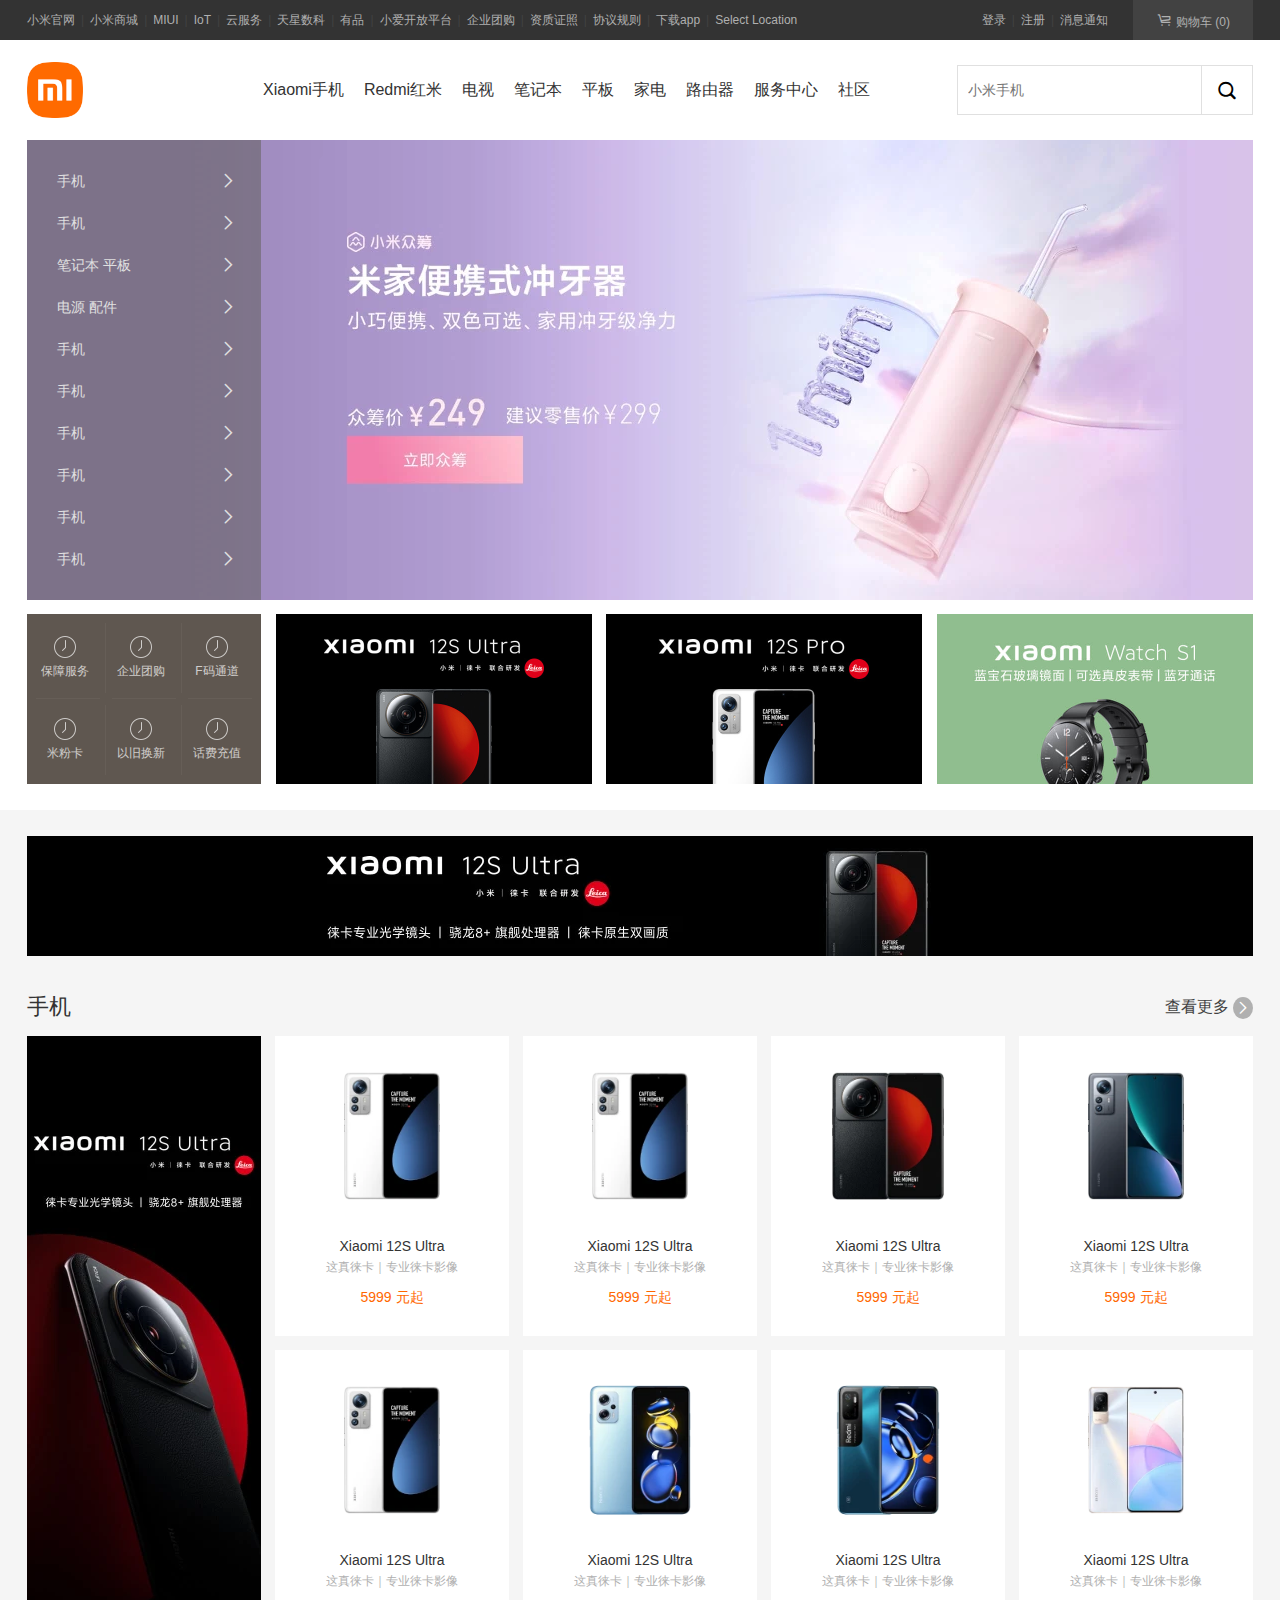
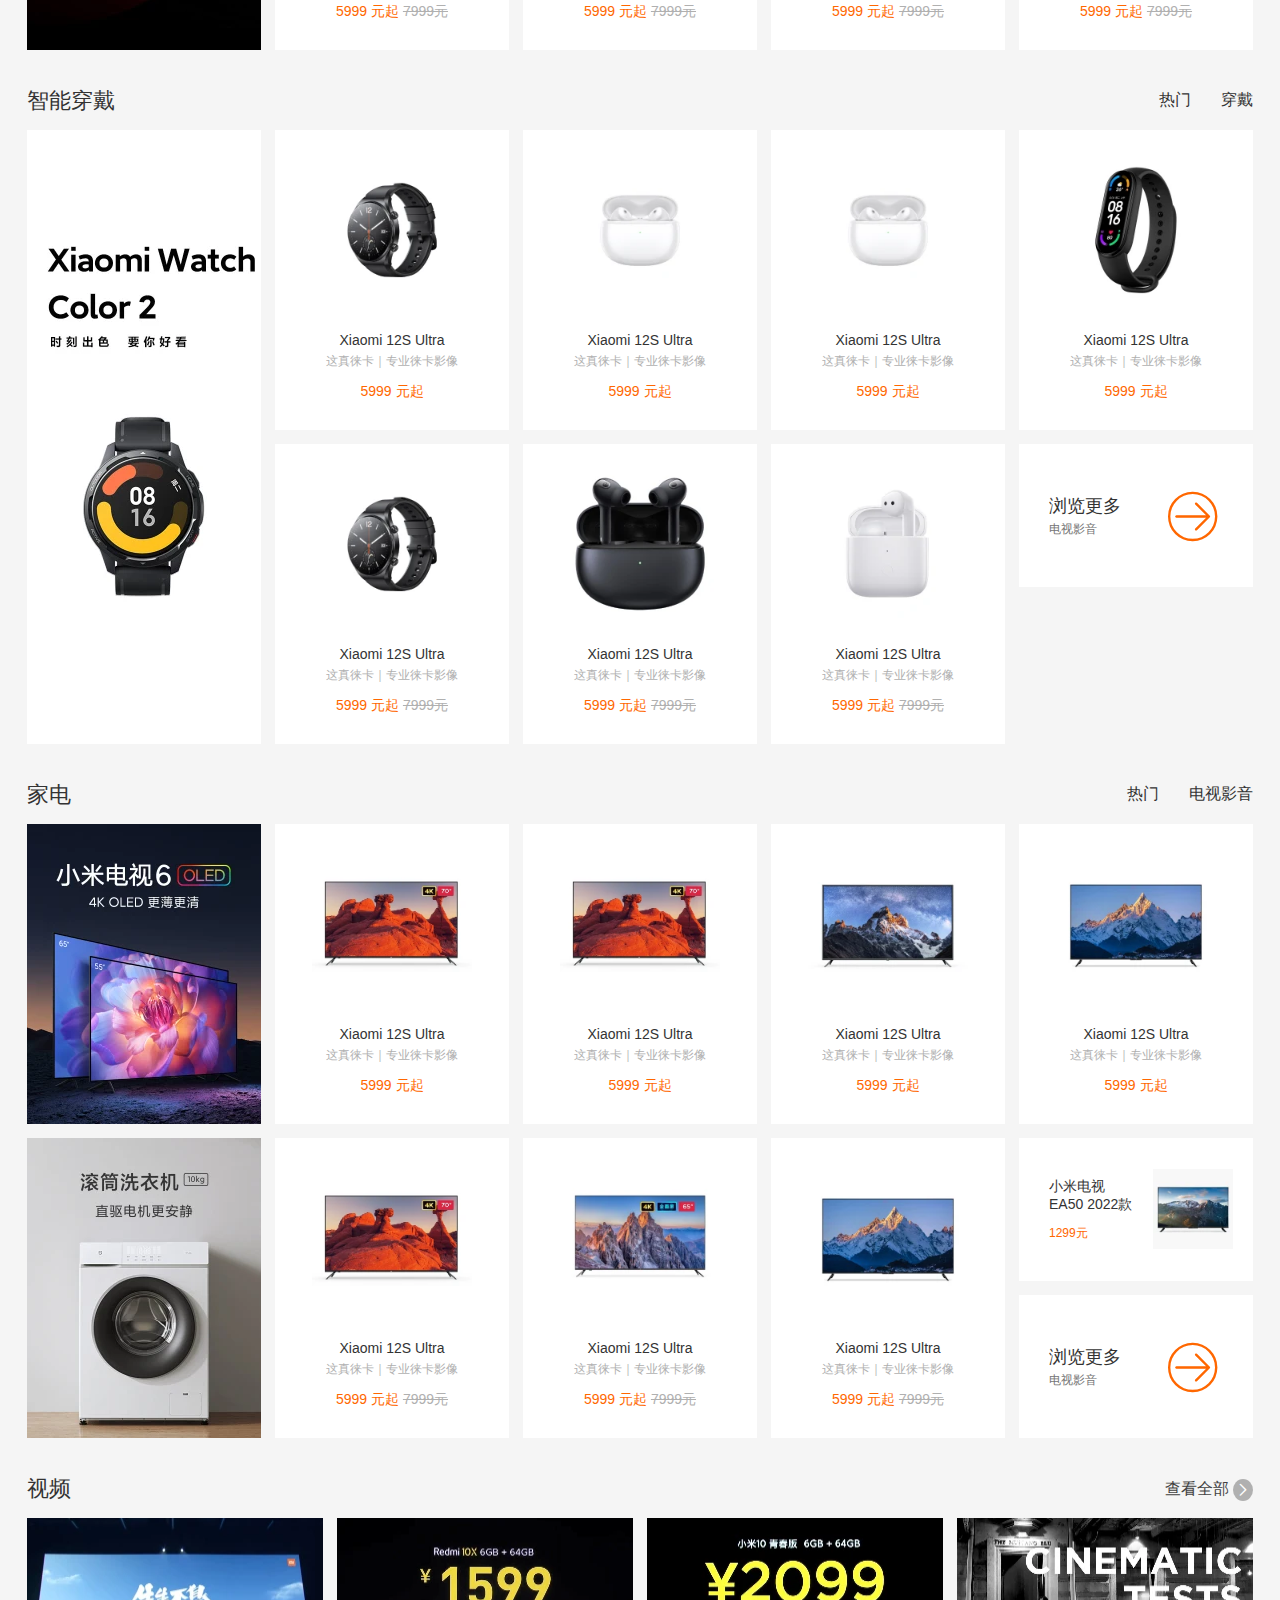
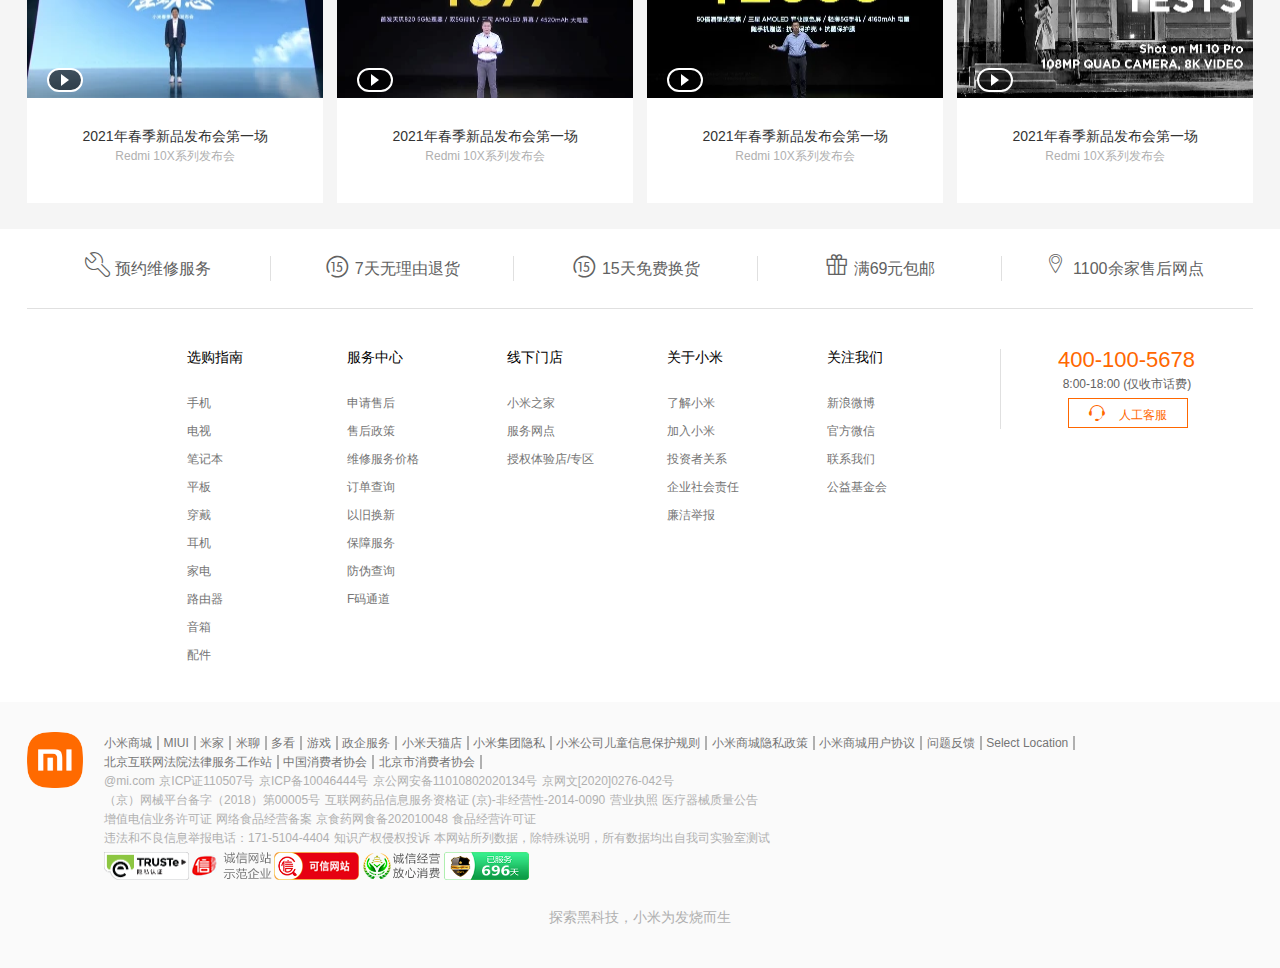
<file: index.html>
<!DOCTYPE html>
<html lang="en">

<head>
  <meta charset="UTF-8">
  <meta http-equiv="X-UA-Compatible" content="IE=edge">
  <meta name="viewport" content="width=device-width, initial-scale=1.0">
  <title>小米商城</title>
  <!-- 引入标题图标 -->
  <link rel="icon" href="images/favicon.ico">
  <!-- 引入所有元素的重置样式 -->
  <link rel="stylesheet" href="css/reset.css">
  <!-- 引入图标样式 -->
  <link rel="stylesheet" href="css/iconfont.css">
  <!-- 引入自定义样式 -->
  <link rel="stylesheet" href="css/mi.css">

</head>

<body>
  <!-- 一层一层写结构：从上到下，从外到内  -->
  <!-- 1.头部开始 -->
  <div class="header">
    <div class="wrap">
      <!-- 左侧部分 -->
      <ul class="header-left">
        <li><a href="#">小米官网</a><span>|</span></li>
        <li><a href="#">小米商城</a><span>|</span></li>
        <li><a href="#">MIUI</a><span>|</span></li>
        <li><a href="#">IoT</a><span>|</span></li>
        <li><a href="#">云服务</a><span>|</span></li>
        <li><a href="#">天星数科</a><span>|</span></li>
        <li><a href="#">有品</a><span>|</span></li>
        <li><a href="#">小爱开放平台</a><span>|</span></li>
        <li><a href="#">企业团购</a><span>|</span></li>
        <li><a href="#">资质证照</a><span>|</span></li>
        <li><a href="#">协议规则</a><span>|</span></li>
        <li id="down">
          <a href="#">下载app</a><span>|</span>
          <div id="sanjiao"></div>
          <div class="download">
            <img src="images/download.png" alt="">
            <p>小米商城APP</p>
          </div>
        </li>
        <li><a href="#">Select Location</a></li>
      </ul>
      <!-- 右侧部分 -->
      <ul class="header-right">
        <li><a href="#">登录</a><span>|</span></li>
        <li><a href="#">注册</a><span>|</span></li>
        <li><a href="#">消息通知</a></li>
        <li class="cart">
          <a href="#">
            <i class="iconfont">&#xe653;</i>购物车 (0)
          </a>
          <div class="cart-list">
            购物车中还没有商品，赶紧选购吧！
          </div>
        </li>
      </ul>
    </div>

  </div>
  <!-- 头部结束 -->

  <!-- 2.导航开始 -->
  <div class="nav">
    <div class="wrap">
      <div class="nav-logo">
        <a href="#">
          <img src="images/logo1.png" alt="">
        </a>
      </div>
      <div class="nav-bar">
        <ul>
          <li>
            <a href="#">Xiaomi手机</a>
            <div class="nav-bar-list">
              <div class="wrap">
                <ul>
                  <li>
                    <a href="#">
                      <!-- 使用div的目的是为了给图片添加边框 -->
                      <div class="nav-img-box">
                        <img src="./images/nav-list.png" alt="">
                      </div>
                      <p>Xiaomi Civi</p>
                      <p class="price">2299元起</p>
                    </a>
                  </li>
                  <li>
                    <a href="#">
                      <!-- 使用div的目的是为了给图片添加边框 -->
                      <div class="nav-img-box">
                        <img src="./images/nav-list.png" alt="">
                      </div>
                      <p>Xiaomi Civi</p>
                      <p class="price">2299元起</p>
                    </a>
                  </li>
                  <li>
                    <a href="#">
                      <!-- 使用div的目的是为了给图片添加边框 -->
                      <div class="nav-img-box">
                        <img src="./images/nav-list.png" alt="">
                      </div>
                      <p>Xiaomi Civi</p>
                      <p class="price">2299元起</p>

                    </a>
                  </li>
                  <li>
                    <a href="#">
                      <!-- 使用div的目的是为了给图片添加边框 -->
                      <div class="nav-img-box">
                        <img src="./images/nav-list.png" alt="">
                      </div>
                      <p>Xiaomi Civi</p>
                      <p class="price">2299元起</p>

                    </a>
                  </li>
                  <li>
                    <a href="#">
                      <!-- 使用div的目的是为了给图片添加边框 -->
                      <div class="nav-img-box">
                        <img src="./images/nav-list.png" alt="">
                      </div>
                      <p>Xiaomi Civi</p>
                      <p class="price">2299元起</p>

                    </a>
                  </li>
                  <li class="li-last">
                    <a href="#">
                      <!-- 使用div的目的是为了给图片添加边框 -->
                      <div class="nav-img-box">
                        <img src="./images/nav-list.png" alt="">
                      </div>
                      <p>Xiaomi Civi</p>
                      <p class="price">2299元起</p>

                    </a>
                  </li>
                </ul>
              </div>
            </div>
          </li>
          <li><a href="#">Redmi红米</a></li>
          <li><a href="#">电视</a></li>
          <li><a href="#">笔记本</a></li>
          <li><a href="#">平板</a></li>
          <li><a href="#">家电</a></li>
          <li><a href="#">路由器</a></li>
          <li><a href="#">服务中心</a></li>
          <li><a href="#">社区</a></li>
        </ul>
      </div>
      <div class="nav-search">
        <input type="text" placeholder="小米手机">
        <button type="button" class="iconfont">&#xe63d;</button>
        <div class="search-list">
          <a href="#">小米手机</a>
          <a href="#">小米手机</a>
          <a href="#">小米手机</a>
          <a href="#">小米手机</a>
          <a href="#">小米手机</a>
          <a href="#">小米手机</a>
          <a href="#">小米手机</a>
          <a href="#">小米手机</a>
        </div>
      </div>

    </div>

  </div>
  <!-- 导航结束 -->

  <!-- 3.banner开始 -->
  <div class="banner">
    <div class="wrap">
      <div class="banner-box">
        <div class="slide">
          <ul>

            <!-- 第一个三级 -->
            <li>
              <a href="#">手机</a>
              <i class="iconfont">&#xe616;</i>
              <div class="slide-list">
                <ul>
                  <!-- 一个ul里面存储多个小li -->
                  <li>
                    <a href="#">
                      <img src="./images/banner-list1.png" alt="">
                      <span>Xiaomi 12S</span>
                    </a>
                  </li>
                  <li>
                    <a href="#">
                      <img src="./images/banner-list1.png" alt="">
                      <span>Xiaomi 12S</span>
                    </a>
                  </li>
                  <li>
                    <a href="#">
                      <img src="./images/banner-list1.png" alt="">
                      <span>Xiaomi 12S</span>
                    </a>
                  </li>
                  <li>
                    <a href="#">
                      <img src="./images/banner-list1.png" alt="">
                      <span>Xiaomi 12S</span>
                    </a>
                  </li>
                  <li>
                    <a href="#">
                      <img src="./images/banner-list1.png" alt="">
                      <span>Xiaomi 12S</span>
                    </a>
                  </li>
                  <li>
                    <a href="#">
                      <img src="./images/banner-list1.png" alt="">
                      <span>Xiaomi 12S</span>
                    </a>
                  </li>
                </ul>
                <ul>
                  <!-- 一个ul里面存储多个小li -->
                  <li>
                    <a href="#">
                      <img src="./images/banner-list1.png" alt="">
                      <span>Xiaomi 12S</span>
                    </a>
                  </li>
                  <li>
                    <a href="#">
                      <img src="./images/banner-list1.png" alt="">
                      <span>Xiaomi 12S</span>
                    </a>
                  </li>
                  <li>
                    <a href="#">
                      <img src="./images/banner-list1.png" alt="">
                      <span>Xiaomi 12S</span>
                    </a>
                  </li>
                  <li>
                    <a href="#">
                      <img src="./images/banner-list1.png" alt="">
                      <span>Xiaomi 12S</span>
                    </a>
                  </li>
                  <li>
                    <a href="#">
                      <img src="./images/banner-list1.png" alt="">
                      <span>Xiaomi 12S</span>
                    </a>
                  </li>
                  <li>
                    <a href="#">
                      <img src="./images/banner-list1.png" alt="">
                      <span>Xiaomi 12S</span>
                    </a>
                  </li>
                </ul>
                <ul>
                  <!-- 一个ul里面存储多个小li -->
                  <li>
                    <a href="#">
                      <img src="./images/banner-list1.png" alt="">
                      <span>Xiaomi 12S</span>
                    </a>
                  </li>
                  <li>
                    <a href="#">
                      <img src="./images/banner-list1.png" alt="">
                      <span>Xiaomi 12S</span>
                    </a>
                  </li>
                  <li>
                    <a href="#">
                      <img src="./images/banner-list1.png" alt="">
                      <span>Xiaomi 12S</span>
                    </a>
                  </li>
                  <li>
                    <a href="#">
                      <img src="./images/banner-list1.png" alt="">
                      <span>Xiaomi 12S</span>
                    </a>
                  </li>
                  <li>
                    <a href="#">
                      <img src="./images/banner-list1.png" alt="">
                      <span>Xiaomi 12S</span>
                    </a>
                  </li>
                  <li>
                    <a href="#">
                      <img src="./images/banner-list1.png" alt="">
                      <span>Xiaomi 12S</span>
                    </a>
                  </li>
                </ul>
                <ul>
                  <!-- 一个ul里面存储多个小li -->
                  <li>
                    <a href="#">
                      <img src="./images/banner-list1.png" alt="">
                      <span>Xiaomi 12S</span>
                    </a>
                  </li>
                  <li>
                    <a href="#">
                      <img src="./images/banner-list1.png" alt="">
                      <span>Xiaomi 12S</span>
                    </a>
                  </li>
                  <li>
                    <a href="#">
                      <img src="./images/banner-list1.png" alt="">
                      <span>Xiaomi 12S</span>
                    </a>
                  </li>
                  <li>
                    <a href="#">
                      <img src="./images/banner-list1.png" alt="">
                      <span>Xiaomi 12S</span>
                    </a>
                  </li>
                  <li>
                    <a href="#">
                      <img src="./images/banner-list1.png" alt="">
                      <span>Xiaomi 12S</span>
                    </a>
                  </li>
                  <li>
                    <a href="#">
                      <img src="./images/banner-list1.png" alt="">
                      <span>Xiaomi 12S</span>
                    </a>
                  </li>
                </ul>
              </div>
            </li>

            <!-- 第二个三级 -->
            <li>
              <a href="#">手机</a><i class="iconfont">&#xe616;</i>
              <div class="slide-list">
                <ul>
                  <!-- 一个ul里面存储多个小li -->
                  <li>
                    <a href="#">
                      <img src="./images/banner-list2.png" alt="">
                      <span>Redmi X65 2022款</span>
                    </a>
                  </li>
                  <li>
                    <a href="#">
                      <img src="./images/banner-list2.png" alt="">
                      <span>Redmi X65 2022款</span>
                    </a>
                  </li>
                  <li>
                    <a href="#">
                      <img src="./images/banner-list2.png" alt="">
                      <span>Redmi X65 2022款</span>
                    </a>
                  </li>
                  <li>
                    <a href="#">
                      <img src="./images/banner-list2.png" alt="">
                      <span>Redmi X65 2022款</span>
                    </a>
                  </li>
                  <li>
                    <a href="#">
                      <img src="./images/banner-list2.png" alt="">
                      <span>Redmi X65 2022款</span>
                    </a>
                  </li>
                  <li>
                    <a href="#">
                      <img src="./images/banner-list2.png" alt="">
                      <span>Redmi X65 2022款</span>
                    </a>
                  </li>
                </ul>
                <ul>
                  <!-- 一个ul里面存储多个小li -->
                  <li>
                    <a href="#">
                      <img src="./images/banner-list2.png" alt="">
                      <span>Redmi X65 2022款</span>
                    </a>
                  </li>
                  <li>
                    <a href="#">
                      <img src="./images/banner-list2.png" alt="">
                      <span>Redmi X65 2022款</span>
                    </a>
                  </li>
                  <li>
                    <a href="#">
                      <img src="./images/banner-list2.png" alt="">
                      <span>Redmi X65 2022款</span>
                    </a>
                  </li>
                  <li>
                    <a href="#">
                      <img src="./images/banner-list2.png" alt="">
                      <span>Redmi X65 2022款</span>
                    </a>
                  </li>
                  <li>
                    <a href="#">
                      <img src="./images/banner-list2.png" alt="">
                      <span>Redmi X65 2022款</span>
                    </a>
                  </li>
                  <li>
                    <a href="#">
                      <img src="./images/banner-list2.png" alt="">
                      <span>Redmi X65 2022款</span>
                    </a>
                  </li>
                </ul>
                <ul>
                  <!-- 一个ul里面存储多个小li -->
                  <li>
                    <a href="#">
                      <img src="./images/banner-list2.png" alt="">
                      <span>Redmi X65 2022款</span>
                    </a>
                  </li>
                  <li>
                    <a href="#">
                      <img src="./images/banner-list2.png" alt="">
                      <span>Redmi X65 2022款</span>
                    </a>
                  </li>
                  <li>
                    <a href="#">
                      <img src="./images/banner-list2.png" alt="">
                      <span>Redmi X65 2022款</span>
                    </a>
                  </li>
                  <li>
                    <a href="#">
                      <img src="./images/banner-list2.png" alt="">
                      <span>Redmi X65 2022款</span>
                    </a>
                  </li>
                  <li>
                    <a href="#">
                      <img src="./images/banner-list2.png" alt="">
                      <span>Redmi X65 2022款</span>
                    </a>
                  </li>
                  <li>
                    <a href="#">
                      <img src="./images/banner-list2.png" alt="">
                      <span>Redmi X65 2022款</span>
                    </a>
                  </li>
                </ul>
                <ul>
                  <!-- 一个ul里面存储多个小li -->
                  <li>
                    <a href="#">
                      <img src="./images/banner-list2.png" alt="">
                      <span>Redmi X65 2022款</span>
                    </a>
                  </li>
                  <li>
                    <a href="#">
                      <img src="./images/banner-list2.png" alt="">
                      <span>Redmi X65 2022款</span>
                    </a>
                  </li>
                  <li>
                    <a href="#">
                      <img src="./images/banner-list2.png" alt="">
                      <span>Redmi X65 2022款</span>
                    </a>
                  </li>
                  <li>
                    <a href="#">
                      <img src="./images/banner-list2.png" alt="">
                      <span>Redmi X65 2022款</span>
                    </a>
                  </li>
                  <li>
                    <a href="#">
                      <img src="./images/banner-list2.png" alt="">
                      <span>Redmi X65 2022款</span>
                    </a>
                  </li>
                  <li>
                    <a href="#">
                      <img src="./images/banner-list2.png" alt="">
                      <span>Redmi X65 2022款</span>
                    </a>
                  </li>
                </ul>
              </div>
            </li>

            <!-- 第三个三级：右侧list中只有三个li，通过slide-list3控制 -->
            <li>
              <a href="#">笔记本 平板</a><i class="iconfont">&#xe616;</i>
              <div class="slide-list slide-list3">
                <ul>
                  <!-- 一个ul里面存储多个小li -->
                  <li>
                    <a href="#">
                      <img src="./images/banner-list2.png" alt="">
                      <span>Redmi X65 2022款</span>
                    </a>
                  </li>
                  <li>
                    <a href="#">
                      <img src="./images/banner-list2.png" alt="">
                      <span>Redmi X65 2022款</span>
                    </a>
                  </li>
                  <li>
                    <a href="#">
                      <img src="./images/banner-list2.png" alt="">
                      <span>Redmi X65 2022款</span>
                    </a>
                  </li>
                  <li>
                    <a href="#">
                      <img src="./images/banner-list2.png" alt="">
                      <span>Redmi X65 2022款</span>
                    </a>
                  </li>
                  <li>
                    <a href="#">
                      <img src="./images/banner-list2.png" alt="">
                      <span>Redmi X65 2022款</span>
                    </a>
                  </li>
                  <li>
                    <a href="#">
                      <img src="./images/banner-list2.png" alt="">
                      <span>Redmi X65 2022款</span>
                    </a>
                  </li>
                </ul>
                <ul>
                  <!-- 一个ul里面存储多个小li -->
                  <li>
                    <a href="#">
                      <img src="./images/banner-list2.png" alt="">
                      <span>Redmi X65 2022款</span>
                    </a>
                  </li>
                  <li>
                    <a href="#">
                      <img src="./images/banner-list2.png" alt="">
                      <span>Redmi X65 2022款</span>
                    </a>
                  </li>
                  <li>
                    <a href="#">
                      <img src="./images/banner-list2.png" alt="">
                      <span>Redmi X65 2022款</span>
                    </a>
                  </li>
                  <li>
                    <a href="#">
                      <img src="./images/banner-list2.png" alt="">
                      <span>Redmi X65 2022款</span>
                    </a>
                  </li>
                  <li>
                    <a href="#">
                      <img src="./images/banner-list2.png" alt="">
                      <span>Redmi X65 2022款</span>
                    </a>
                  </li>
                  <li>
                    <a href="#">
                      <img src="./images/banner-list2.png" alt="">
                      <span>Redmi X65 2022款</span>
                    </a>
                  </li>
                </ul>
                <ul>
                  <!-- 一个ul里面存储多个小li -->
                  <li>
                    <a href="#">
                      <img src="./images/banner-list2.png" alt="">
                      <span>Redmi X65 2022款</span>
                    </a>
                  </li>
                  <li>
                    <a href="#">
                      <img src="./images/banner-list2.png" alt="">
                      <span>Redmi X65 2022款</span>
                    </a>
                  </li>
                  <li>
                    <a href="#">
                      <img src="./images/banner-list2.png" alt="">
                      <span>Redmi X65 2022款</span>
                    </a>
                  </li>
                </ul>
              </div>
            </li>
            <!-- 第四个三级：右侧list中只有两个个li ，通过slide-list2控制-->
            <li>
              <a href="#">电源 配件</a><i class="iconfont">&#xe616;</i>
              <div class="slide-list slide-list2">
                <ul>
                  <!-- 一个ul里面存储多个小li -->
                  <li>
                    <a href="#">
                      <img src="./images/banner-list2.png" alt="">
                      <span>Redmi X65 2022款</span>
                    </a>
                  </li>
                  <li>
                    <a href="#">
                      <img src="./images/banner-list2.png" alt="">
                      <span>Redmi X65 2022款</span>
                    </a>
                  </li>
                  <li>
                    <a href="#">
                      <img src="./images/banner-list2.png" alt="">
                      <span>Redmi X65 2022款</span>
                    </a>
                  </li>
                  <li>
                    <a href="#">
                      <img src="./images/banner-list2.png" alt="">
                      <span>Redmi X65 2022款</span>
                    </a>
                  </li>
                  <li>
                    <a href="#">
                      <img src="./images/banner-list2.png" alt="">
                      <span>Redmi X65 2022款</span>
                    </a>
                  </li>
                  <li>
                    <a href="#">
                      <img src="./images/banner-list2.png" alt="">
                      <span>Redmi X65 2022款</span>
                    </a>
                  </li>
                </ul>
                <ul>
                  <!-- 一个ul里面存储多个小li -->
                  <li>
                    <a href="#">
                      <img src="./images/banner-list2.png" alt="">
                      <span>Redmi X65 2022款</span>
                    </a>
                  </li>
                  <li>
                    <a href="#">
                      <img src="./images/banner-list2.png" alt="">
                      <span>Redmi X65 2022款</span>
                    </a>
                  </li>
                </ul>
              </div>
            </li>
            <li><a href="#">手机</a><i class="iconfont">&#xe616;</i></li>
            <li><a href="#">手机</a><i class="iconfont">&#xe616;</i></li>
            <li><a href="#">手机</a><i class="iconfont">&#xe616;</i></li>
            <li><a href="#">手机</a><i class="iconfont">&#xe616;</i></li>
            <li><a href="#">手机</a><i class="iconfont">&#xe616;</i></li>
            <li><a href="#">手机</a><i class="iconfont">&#xe616;</i></li>
          </ul>
        </div>

      </div>
    </div>
  </div>
  <!-- banner结束 -->

  <!-- 4.ad开始 -->
  <div class="ad">
    <div class="wrap">
      <div class="ad-box">
        <div class="ad-aside">
          <li class="row col">
            <a href="#">
              <img src="./images/aside1.png" alt="">
              <p>保障服务</p>
            </a>
          </li>
          <li class="row col">
            <a href="#">
              <img src="./images/aside1.png" alt="">
              <p>企业团购</p>
            </a>
          </li>
          <li class="row">
            <a href="#">
              <img src="./images/aside1.png" alt="">
              <p>F码通道</p>
            </a>
          </li>
          <li class="col">
            <a href="#">
              <img src="./images/aside1.png" alt="">
              <p>米粉卡</p>
            </a>
          </li>
          <li class="col">
            <a href="#">
              <img src="./images/aside1.png" alt="">
              <p>以旧换新</p>
              </p>
            </a>
          </li>
          <li>
            <a href="#">
              <img src="./images/aside1.png" alt="">
              <p>话费充值</p>
            </a>
          </li>
        </div>
        <div class="ad-img">
          <a href="#">
            <img src="./images/ad-img1.jpg" alt="">
          </a>
        </div>
        <div class="ad-img">
          <a href="#">
            <img src="./images/ad-img2.jpg" alt="">
          </a>
        </div>
        <div class="ad-img">
          <a href="#">
            <img src="./images/ad-img3.jpg" alt="">
          </a>
        </div>
      </div>

    </div>
  </div>
  <!-- ad结束 -->


  <!-- 5.主体开始 -->
  <div class="container">
    <div class="wrap">

      <!-- 5.1手机开始 -->
      <div class="phone">
        <div class="home-banner-box">
          <a href="#">
            <img src="./images/banner-ad1.png" alt="">
          </a>
        </div>
        <h2 class="home-banner-title">
          手机
          <a href="#" class="more">查看更多
            <i class="iconfont">&#xe658;</i>
          </a>
        </h2>
        <div class="phone-box">
          <!-- 左边大盒子 -->
          <div class="phone-box-aside">
            <a href="#">
              <img src="./images/phone-aside.png" alt="">
            </a>
          </div>
          <!-- 右边商品区域 -->
          <div class="box-list">
            <a href="#" class="goods-img">
              <img src="./images/phone-list1.png" alt="">
              <h3>Xiaomi 12S Ultra</h3>
              <p class="name">这真徕卡｜专业徕卡影像</p>
              <p class="price">
                <span>5999</span>
                <span>元起</span>
              </p>
            </a>
            <a href="#" class="goods-img">
              <img src="./images/phone-list1.png" alt="">
              <h3>Xiaomi 12S Ultra</h3>
              <p class="name">这真徕卡｜专业徕卡影像</p>
              <p class="price">
                <span>5999</span>
                <span>元起</span>
              </p>
            </a>
            <a href="#" class="goods-img">
              <img src="./images/phone-list2.png" alt="">
              <h3>Xiaomi 12S Ultra</h3>
              <p class="name">这真徕卡｜专业徕卡影像</p>
              <p class="price">
                <span>5999</span>
                <span>元起</span>
              </p>
            </a>
            <a href="#" class="goods-img">
              <img src="./images/phone-list4.png" alt="">
              <h3>Xiaomi 12S Ultra</h3>
              <p class="name">这真徕卡｜专业徕卡影像</p>
              <p class="price">
                <span>5999</span>
                <span>元起</span>
              </p>
            </a>
            <a href="#" class="goods-img">
              <img src="./images/phone-list1.png" alt="">
              <h3>Xiaomi 12S Ultra</h3>
              <p class="name">这真徕卡｜专业徕卡影像</p>
              <p class="price">
                <span>5999</span>
                <span>元起 </span>
                <span class="drop"> 7999元</span>
              </p>
            </a>
            <a href="#" class="goods-img">
              <img src="./images/phone-list5.png" alt="">
              <h3>Xiaomi 12S Ultra</h3>
              <p class="name">这真徕卡｜专业徕卡影像</p>
              <p class="price">
                <span>5999</span>
                <span>元起 </span>
                <span class="drop"> 7999元</span>
              </p>
            </a>
            <a href="#" class="goods-img">
              <img src="./images/phone-list6.png" alt="">
              <h3>Xiaomi 12S Ultra</h3>
              <p class="name">这真徕卡｜专业徕卡影像</p>
              <p class="price">
                <span>5999</span>
                <span>元起 </span>
                <span class="drop"> 7999元</span>
              </p>
            </a>
            <a href="#" class="goods-img">
              <img src="./images/phone-list7.png" alt="">
              <h3>Xiaomi 12S Ultra</h3>
              <p class="name">这真徕卡｜专业徕卡影像</p>
              <p class="price">
                <span>5999</span>
                <span>元起 </span>
                <span class="drop"> 7999元</span>
              </p>
            </a>
          </div>
        </div>
      </div>
      <!-- 手机结束 -->

      <!-- 5.2智能穿戴开始 -->
      <div class="watch">
        <h2 class="home-banner-title">
          智能穿戴
          <ul class="tab-list">
            <li>热门
              <div class="watch1">
                <div class="box-list">
                  <a href="#" class="goods-img">
                    <img src="./images/phone-list1.png" alt="">
                    <h3>Xiaomi 12S Ultra</h3>
                    <p class="name">这真徕卡｜专业徕卡影像</p>
                    <p class="price">
                      <span>5999</span>
                      <span>元起</span>
                    </p>
                  </a>
                  <a href="#" class="goods-img">
                    <img src="./images/phone-list1.png" alt="">
                    <h3>Xiaomi 12S Ultra</h3>
                    <p class="name">这真徕卡｜专业徕卡影像</p>
                    <p class="price">
                      <span>5999</span>
                      <span>元起</span>
                    </p>
                  </a>
                  <a href="#" class="goods-img">
                    <img src="./images/phone-list2.png" alt="">
                    <h3>Xiaomi 12S Ultra</h3>
                    <p class="name">这真徕卡｜专业徕卡影像</p>
                    <p class="price">
                      <span>5999</span>
                      <span>元起</span>
                    </p>
                  </a>
                  <a href="#" class="goods-img">
                    <img src="./images/phone-list4.png" alt="">
                    <h3>Xiaomi 12S Ultra</h3>
                    <p class="name">这真徕卡｜专业徕卡影像</p>
                    <p class="price">
                      <span>5999</span>
                      <span>元起</span>
                    </p>
                  </a>
                  <a href="#" class="goods-img">
                    <img src="./images/phone-list1.png" alt="">
                    <h3>Xiaomi 12S Ultra</h3>
                    <p class="name">这真徕卡｜专业徕卡影像</p>
                    <p class="price">
                      <span>5999</span>
                      <span>元起 </span>
                      <span class="drop"> 7999元</span>
                    </p>
                  </a>
                  <a href="#" class="goods-img">
                    <img src="./images/phone-list5.png" alt="">
                    <h3>Xiaomi 12S Ultra</h3>
                    <p class="name">这真徕卡｜专业徕卡影像</p>
                    <p class="price">
                      <span>5999</span>
                      <span>元起 </span>
                      <span class="drop"> 7999元</span>
                    </p>
                  </a>
                  <a href="#" class="goods-img">
                    <img src="./images/phone-list6.png" alt="">
                    <h3>Xiaomi 12S Ultra</h3>
                    <p class="name">这真徕卡｜专业徕卡影像</p>
                    <p class="price">
                      <span>5999</span>
                      <span>元起 </span>
                      <span class="drop"> 7999元</span>
                    </p>
                  </a>
                  <a href="#" class="goods-img">
                    <img src="./images/phone-list7.png" alt="">
                    <h3>Xiaomi 12S Ultra</h3>
                    <p class="name">这真徕卡｜专业徕卡影像</p>
                    <p class="price">
                      <span>5999</span>
                      <span>元起 </span>
                      <span class="drop"> 7999元</span>
                    </p>
                  </a>
                </div>
              </div>
            </li>
            <li>穿戴
              <div class="watch2">
              </div>
            </li>
          </ul>
        </h2>
        <div class="phone-box">
          <!-- 左边大盒子 -->
          <div class="phone-box-aside">
            <a href="#">
              <img src="./images/watch-aside.png" alt="">
            </a>
          </div>
          <!-- 右边商品区域 -->
          <div class="box-list">
            <a href="#" class="goods-img">
              <img src="./images/watch-list1.png" alt="">
              <h3>Xiaomi 12S Ultra</h3>
              <p class="name">这真徕卡｜专业徕卡影像</p>
              <p class="price">
                <span>5999</span>
                <span>元起</span>
              </p>
            </a>
            <a href="#" class="goods-img">
              <img src="./images/watch-list2.png" alt="">
              <h3>Xiaomi 12S Ultra</h3>
              <p class="name">这真徕卡｜专业徕卡影像</p>
              <p class="price">
                <span>5999</span>
                <span>元起</span>
              </p>
            </a>
            <a href="#" class="goods-img">
              <img src="./images/watch-list2.png" alt="">
              <h3>Xiaomi 12S Ultra</h3>
              <p class="name">这真徕卡｜专业徕卡影像</p>
              <p class="price">
                <span>5999</span>
                <span>元起</span>
              </p>
            </a>
            <a href="#" class="goods-img">
              <img src="./images/watch-list4.png" alt="">
              <h3>Xiaomi 12S Ultra</h3>
              <p class="name">这真徕卡｜专业徕卡影像</p>
              <p class="price">
                <span>5999</span>
                <span>元起</span>
              </p>
            </a>
            <a href="#" class="goods-img">
              <img src="./images/watch-list1.png" alt="">
              <h3>Xiaomi 12S Ultra</h3>
              <p class="name">这真徕卡｜专业徕卡影像</p>
              <p class="price">
                <span>5999</span>
                <span>元起 </span>
                <span class="drop"> 7999元</span>
              </p>
            </a>
            <a href="#" class="goods-img">
              <img src="./images/watch-list5.png" alt="">
              <h3>Xiaomi 12S Ultra</h3>
              <p class="name">这真徕卡｜专业徕卡影像</p>
              <p class="price">
                <span>5999</span>
                <span>元起 </span>
                <span class="drop"> 7999元</span>
              </p>
            </a>
            <a href="#" class="goods-img">
              <img src="./images/watch-list6.png" alt="">
              <h3>Xiaomi 12S Ultra</h3>
              <p class="name">这真徕卡｜专业徕卡影像</p>
              <p class="price">
                <span>5999</span>
                <span>元起 </span>
                <span class="drop"> 7999元</span>
              </p>
            </a>
            <a href="#" class="last-list">
              <div class="box2">
                <p class="big">浏览更多</p>
                <p class="small">电视影音</p>
                <i class="iconfont">&#xe62a;</i>
              </div>
            </a>
          </div>
        </div>
      </div>

      <!-- 5.3家电部分 -->
      <div class="elc">
        <h2 class="home-banner-title">
          家电
          <ul class="tab-list">
            <li>热门</li>
            <li>电视影音</li>
          </ul>
        </h2>
        <!-- 上面手机部分加了高，没有浮动影响，这里不加高度，学习如何解决浮动 -->
        <div class="ele-box">
          <!-- 家电左边部分 -->
          <div class="ele-left">
            <a href="#">
              <img src="./images/ele-aside1.png" alt="">
            </a>
            <a href="#" class="last">
              <img src="./images/ele-aside2.png" alt="">
            </a>
          </div>
          <!-- 家电右边部分 -->
          <div class="ele-right">
            <div class="box-list">
              <a href="#" class="goods-img">
                <img src="./images/ele-list1.png" alt="">
                <h3>Xiaomi 12S Ultra</h3>
                <p class="name">这真徕卡｜专业徕卡影像</p>
                <p class="price">
                  <span>5999</span>
                  <span>元起</span>
                </p>
              </a>
              <a href="#" class="goods-img">
                <img src="./images/ele-list1.png" alt="">
                <h3>Xiaomi 12S Ultra</h3>
                <p class="name">这真徕卡｜专业徕卡影像</p>
                <p class="price">
                  <span>5999</span>
                  <span>元起</span>
                </p>
              </a>
              <a href="#" class="goods-img">
                <img src="./images/ele-list2.png" alt="">
                <h3>Xiaomi 12S Ultra</h3>
                <p class="name">这真徕卡｜专业徕卡影像</p>
                <p class="price">
                  <span>5999</span>
                  <span>元起</span>
                </p>
              </a>
              <a href="#" class="goods-img">
                <img src="./images/ele-list3.png" alt="">
                <h3>Xiaomi 12S Ultra</h3>
                <p class="name">这真徕卡｜专业徕卡影像</p>
                <p class="price">
                  <span>5999</span>
                  <span>元起</span>
                </p>
              </a>
              <a href="#" class="goods-img">
                <img src="./images/ele-list1.png" alt="">
                <h3>Xiaomi 12S Ultra</h3>
                <p class="name">这真徕卡｜专业徕卡影像</p>
                <p class="price">
                  <span>5999</span>
                  <span>元起 </span>
                  <span class="drop"> 7999元</span>
                </p>
              </a>
              <a href="#" class="goods-img">
                <img src="./images/ele-list4.png" alt="">
                <h3>Xiaomi 12S Ultra</h3>
                <p class="name">这真徕卡｜专业徕卡影像</p>
                <p class="price">
                  <span>5999</span>
                  <span>元起 </span>
                  <span class="drop"> 7999元</span>
                </p>
              </a>
              <a href="#" class="goods-img">
                <img src="./images/ele-list3.png" alt="">
                <h3>Xiaomi 12S Ultra</h3>
                <p class="name">这真徕卡｜专业徕卡影像</p>
                <p class="price">
                  <span>5999</span>
                  <span>元起 </span>
                  <span class="drop"> 7999元</span>
                </p>
              </a>
              <!-- 最后一个盒子设置 -->
              <a href="#" class="last-list">
                <img src="./images/ele-min.png" alt="">
                <div class="box1">
                  <h3>小米电视 EA50 2022款</h3>
                  <p>1299元</p>
                </div>
              </a>
              <a href="#" class="last-list">
                <div class="box2">
                  <p class="big">浏览更多</p>
                  <p class="small">电视影音</p>
                  <i class="iconfont">&#xe62a;</i>
                </div>
              </a>
            </div>
          </div>
          <div class="clear1"></div>
        </div>
      </div>

      <!-- 5.4视频开始 -->
      <div class="vedio">
        <div class="wrap">
          <h2 class="home-banner-title">
            视频
            <a href="#" class="more">查看全部
              <i class="iconfont">&#xe658;</i>
            </a>
          </h2>
          <div class="vedio-box clear">
            <ul>
              <li class="first">
                <a href="#">
                  <img src="./images/vedio1.png" alt="">
                  <p class="vedio-big">2021年春季新品发布会第一场</p>
                  <p class="vedio-small">Redmi 10X系列发布会</p>
                  <!-- 播放按钮 -->
                  <span>
                    <div class="sanjiao"></div>
                  </span>
                </a>
              </li>
              <li>
                <a href="#">
                  <img src="./images/vedio2.png" alt="">
                  <p class="vedio-big">2021年春季新品发布会第一场</p>
                  <p class="vedio-small">Redmi 10X系列发布会</p>
                  <!-- 播放按钮 -->
                  <span>
                    <div class="sanjiao"></div>
                  </span>
                </a>
              </li>
              <li>
                <a href="#">
                  <img src="./images/vedio3.png" alt="">
                  <p class="vedio-big">2021年春季新品发布会第一场</p>
                  <p class="vedio-small">Redmi 10X系列发布会</p>
                  <!-- 播放按钮 -->
                  <span>
                    <div class="sanjiao"></div>
                  </span>
                </a>
              </li>
              <li>
                <a href="#">
                  <img src="./images/vedio4.png" alt="">
                  <p class="vedio-big">2021年春季新品发布会第一场</p>
                  <p class="vedio-small">Redmi 10X系列发布会</p>
                  <!-- 播放按钮 -->
                  <span>
                    <div class="sanjiao"></div>
                  </span>
                </a>
              </li>
            </ul>
          </div>
        </div>
      </div>

    </div>
  </div>
  <!-- 主体结束 -->

  <!-- 6.footer部分 -->
  <div class="footer">
    <div class="wrap">
      <div class="footer-service">
        <li><a href="#"><em class="iconfont">&#xe629;</em>预约维修服务</a></li>
        <li><a href="#"><em class="iconfont">&#xe606;</em>7天无理由退货</a></li>
        <li><a href="#"><em class="iconfont">&#xe606;</em>15天免费换货</a></li>
        <li><a href="#"><em class="iconfont">&#xe657;</em>满69元包邮</a></li>
        <li><a href="#"><em class="iconfont">&#xe64d;</em>1100余家售后网点</a></li>
      </div>
      <div class="footer-link">
        <dl>
          <dt></dt>
        </dl>
        <dl>
          <dt>选购指南</dt>
          <dd><a href="#">手机</a></dd>
          <dd><a href="#">电视</a></dd>
          <dd><a href="#">笔记本</a></dd>
          <dd><a href="#">平板</a></dd>
          <dd><a href="#">穿戴</a></dd>
          <dd><a href="#">耳机</a></dd>
          <dd><a href="#">家电</a></dd>
          <dd><a href="#">路由器</a></dd>
          <dd><a href="#">音箱</a></dd>
          <dd><a href="#">配件</a></dd>
        </dl>
        <dl>
          <dt>服务中心</dt>
          <dd><a href="#">申请售后</a></dd>
          <dd><a href="#">售后政策</a></dd>
          <dd><a href="#">维修服务价格</a></dd>
          <dd><a href="#">订单查询</a></dd>
          <dd><a href="#">以旧换新</a></dd>
          <dd><a href="#">保障服务</a></dd>
          <dd><a href="#">防伪查询</a></dd>
          <dd><a href="#">F码通道</a></dd>
        </dl>
        <dl>
          <dt>线下门店</dt>
          <dd><a href="#">小米之家</a></dd>
          <dd><a href="#">服务网点</a></dd>
          <dd><a href="#">授权体验店/专区</a></dd>
        </dl>
        <dl>
          <dt>关于小米</dt>
          <dd><a href="#">了解小米</a></dd>
          <dd><a href="#">加入小米</a></dd>
          <dd><a href="#">投资者关系</a></dd>
          <dd><a href="#">企业社会责任</a></dd>
          <dd><a href="#">廉洁举报</a></dd>
        </dl>
        <dl>
          <dt>关注我们</dt>
          <dd><a href="#">新浪微博</a></dd>
          <dd><a href="#">官方微信</a></dd>
          <dd><a href="#">联系我们</a></dd>
          <dd><a href="#">公益基金会</a></dd>
        </dl>
        <div class="footer-container">
          <p class="tel">400-100-5678</p>
          <p class="time">8:00-18:00 (仅收市话费)</p>
          <a href="#">
            <i class="iconfont">&#xe6ab;</i>
            人工客服
          </a>
        </div>
      </div>
    </div>
  </div>

  <!-- 7.info信息 -->
  <div class="info">
    <div class="wrap">
      <div class="info-container">
        <div class="logo">
          <img src="./images/logo1.png" alt="">
        </div>
        <div class="text">
          <p>
            <a href="#">小米商城</a>
            <a href="#">MIUI</a>
            <a href="#">米家</a>
            <a href="#">米聊</a>
            <a href="#">多看</a>
            <a href="#">游戏</a>
            <a href="#">政企服务</a>
            <a href="#">小米天猫店</a>
            <a href="#">小米集团隐私</a>
            <a href="#">小米公司儿童信息保护规则</a>
            <a href="#">小米商城隐私政策</a>
            <a href="#">小米商城用户协议</a>
            <a href="#">问题反馈</a>
            <a href="#">Select Location</a>
          </p>
          <p>
            <a href="#">北京互联网法院法律服务工作站</a>
            <a href="#">中国消费者协会</a>
            <a href="#">北京市消费者协会</a>
          </p>
          <p class="text-link">
            <a href="#">@mi.com</a>
            <a href="#"> 京ICP证110507号</a>
            <a href="#">京ICP备10046444号</a>
            <a href="#">京公网安备11010802020134号</a>
            <a href="#">京网文[2020]0276-042号</a>
            <br>
            <a href="#">（京）网械平台备字（2018）第00005号</a>
            <a href="#">互联网药品信息服务资格证 (京)-非经营性-2014-0090</a>
            <a href="#">营业执照</a>
            <a href="#">医疗器械质量公告</a>
            <br>
            <a href="#">增值电信业务许可证</a>
            <a href="#">网络食品经营备案 京食药网食备202010048</a>
            <a href="#">食品经营许可证</a>
            <br>
            <a href="#">违法和不良信息举报电话：171-5104-4404 </a>
            <a href="#">知识产权侵权投诉</a>
            <a href="#"> 本网站所列数据，除特殊说明，所有数据均出自我司实验室测试</a>
          </p>
        </div>
        <div class="link">
          <img src="./images/link1.png" alt="">
          <img src="./images/link2.png" alt="">
          <img src="./images/link3.png" alt="">
          <img src="./images/link4.png" alt="">
          <img src="./images/link5.png" alt="">
        </div>
      </div>
      <div class="info-slogan">
        探索黑科技，小米为发烧而生
      </div>

    </div>
  </div>

</body>

</html>
</file>
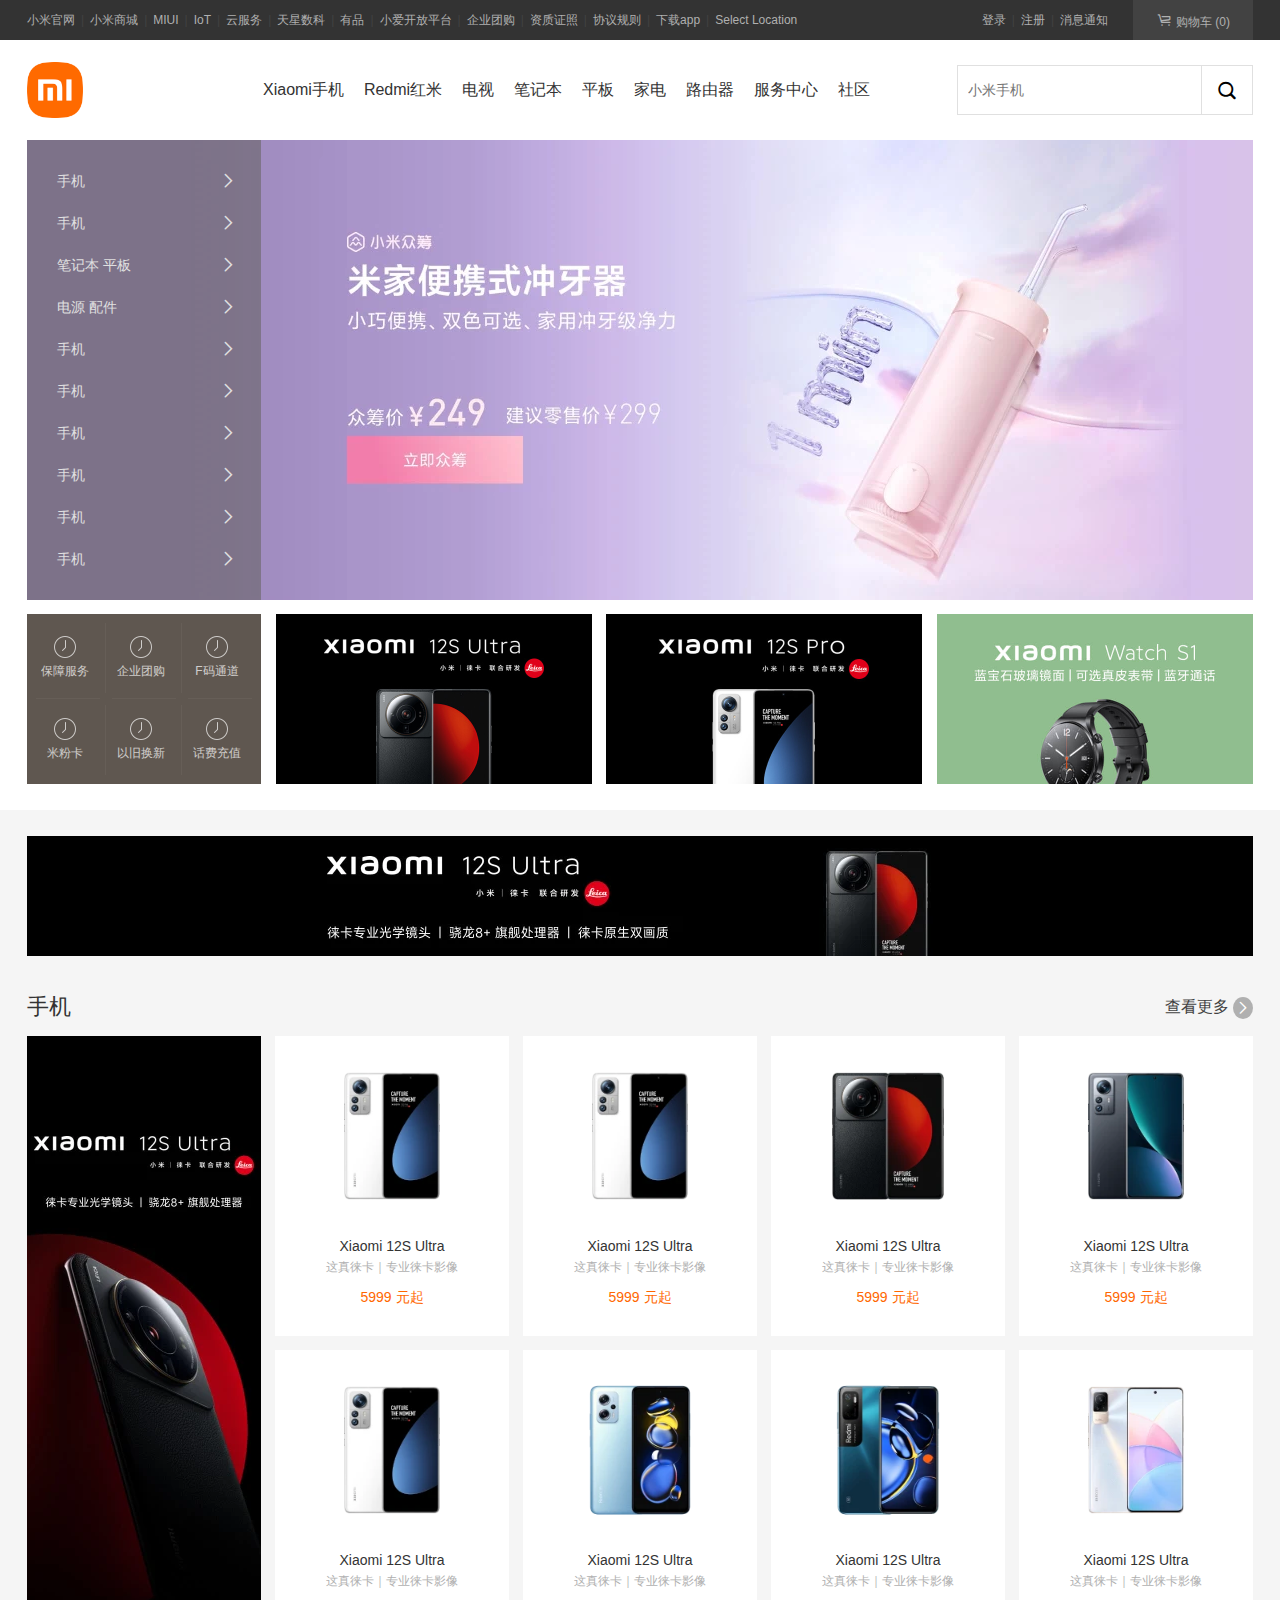
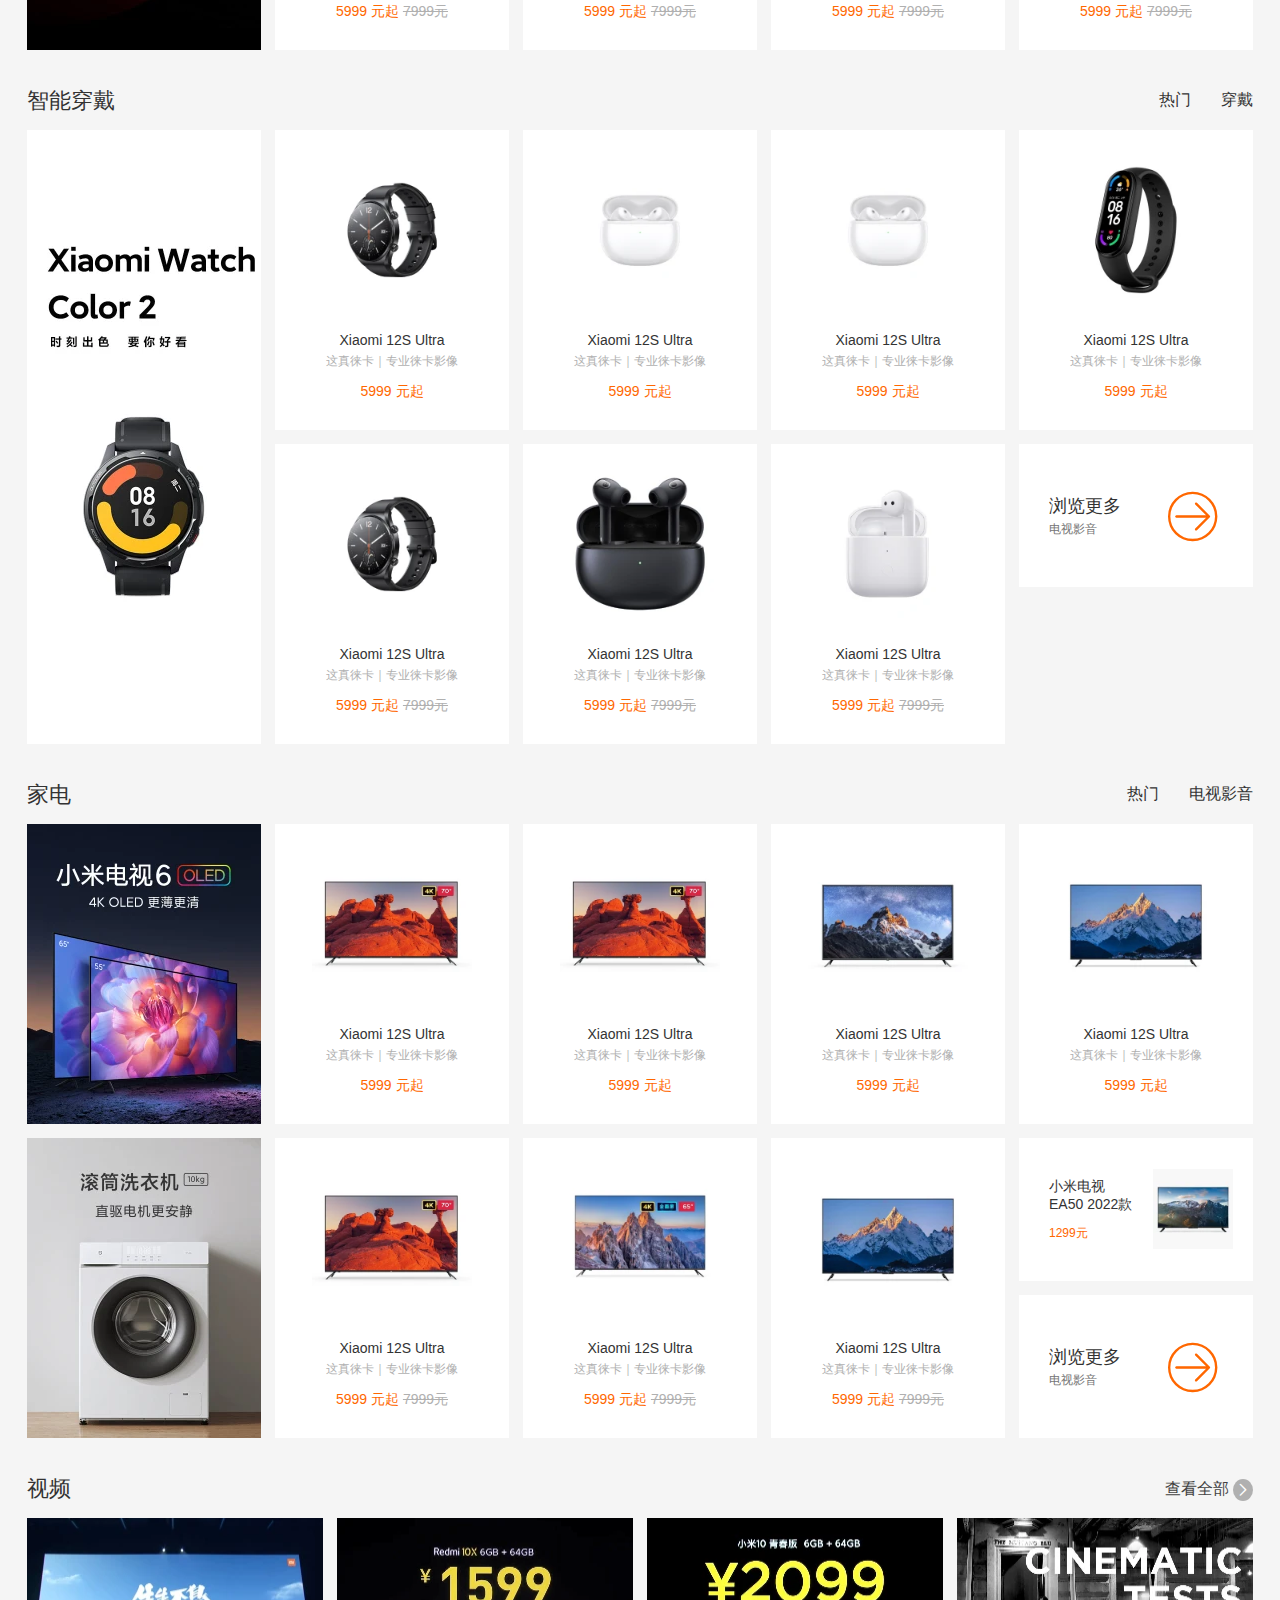
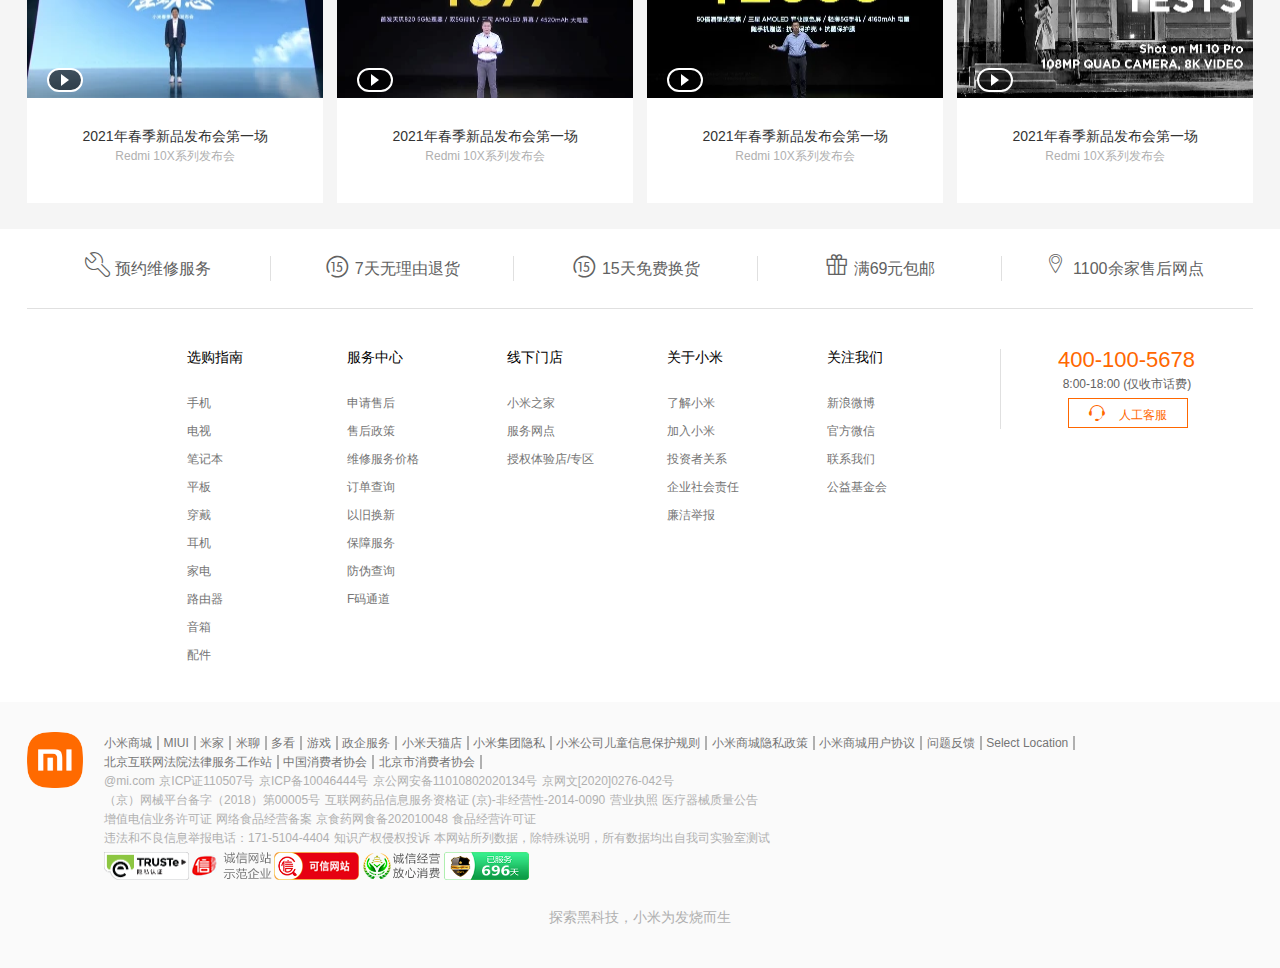
<file: index-mi.html>
<!DOCTYPE html>
<html lang="en">

<head>
  <meta charset="UTF-8">
  <meta http-equiv="X-UA-Compatible" content="IE=edge">
  <meta name="viewport" content="width=device-width, initial-scale=1.0">
  <title>小米商城</title>
  <!-- 引入标题图标 -->
  <link rel="icon" href="images/favicon.ico">
  <!-- 引入所有元素的重置样式 -->
  <link rel="stylesheet" href="css/reset.css">
  <!-- 引入图标样式 -->
  <link rel="stylesheet" href="css/iconfont.css">
  <!-- 引入自定义样式 -->
  <link rel="stylesheet" href="css/mi.css">

</head>

<body>
  <!-- 一层一层写结构：从上到下，从外到内  -->
  <!-- 1.头部开始 -->
  <div class="header">
    <div class="wrap">
      <!-- 左侧部分 -->
      <ul class="header-left">
        <li><a href="#">小米官网</a><span>|</span></li>
        <li><a href="#">小米商城</a><span>|</span></li>
        <li><a href="#">MIUI</a><span>|</span></li>
        <li><a href="#">IoT</a><span>|</span></li>
        <li><a href="#">云服务</a><span>|</span></li>
        <li><a href="#">天星数科</a><span>|</span></li>
        <li><a href="#">有品</a><span>|</span></li>
        <li><a href="#">小爱开放平台</a><span>|</span></li>
        <li><a href="#">企业团购</a><span>|</span></li>
        <li><a href="#">资质证照</a><span>|</span></li>
        <li><a href="#">协议规则</a><span>|</span></li>
        <li id="down">
          <a href="#">下载app</a><span>|</span>
          <div id="sanjiao"></div>
          <div class="download">
            <img src="images/download.png" alt="">
            <p>小米商城APP</p>
          </div>
        </li>
        <li><a href="#">Select Location</a></li>
      </ul>
      <!-- 右侧部分 -->
      <ul class="header-right">
        <li><a href="#">登录</a><span>|</span></li>
        <li><a href="#">注册</a><span>|</span></li>
        <li><a href="#">消息通知</a></li>
        <li class="cart">
          <a href="#">
            <i class="iconfont">&#xe653;</i>购物车 (0)
          </a>
          <div class="cart-list">
            购物车中还没有商品，赶紧选购吧！
          </div>
        </li>
      </ul>
    </div>

  </div>
  <!-- 头部结束 -->

  <!-- 2.导航开始 -->
  <div class="nav">
    <div class="wrap">
      <div class="nav-logo">
        <a href="#">
          <img src="images/logo1.png" alt="">
        </a>
      </div>
      <div class="nav-bar">
        <ul>
          <li>
            <a href="#">Xiaomi手机</a>
            <div class="nav-bar-list">
              <div class="wrap">
                <ul>
                  <li>
                    <a href="#">
                      <!-- 使用div的目的是为了给图片添加边框 -->
                      <div class="nav-img-box">
                        <img src="./images/nav-list.png" alt="">
                      </div>
                      <p>Xiaomi Civi</p>
                      <p class="price">2299元起</p>
                    </a>
                  </li>
                  <li>
                    <a href="#">
                      <!-- 使用div的目的是为了给图片添加边框 -->
                      <div class="nav-img-box">
                        <img src="./images/nav-list.png" alt="">
                      </div>
                      <p>Xiaomi Civi</p>
                      <p class="price">2299元起</p>
                    </a>
                  </li>
                  <li>
                    <a href="#">
                      <!-- 使用div的目的是为了给图片添加边框 -->
                      <div class="nav-img-box">
                        <img src="./images/nav-list.png" alt="">
                      </div>
                      <p>Xiaomi Civi</p>
                      <p class="price">2299元起</p>

                    </a>
                  </li>
                  <li>
                    <a href="#">
                      <!-- 使用div的目的是为了给图片添加边框 -->
                      <div class="nav-img-box">
                        <img src="./images/nav-list.png" alt="">
                      </div>
                      <p>Xiaomi Civi</p>
                      <p class="price">2299元起</p>

                    </a>
                  </li>
                  <li>
                    <a href="#">
                      <!-- 使用div的目的是为了给图片添加边框 -->
                      <div class="nav-img-box">
                        <img src="./images/nav-list.png" alt="">
                      </div>
                      <p>Xiaomi Civi</p>
                      <p class="price">2299元起</p>

                    </a>
                  </li>
                  <li class="li-last">
                    <a href="#">
                      <!-- 使用div的目的是为了给图片添加边框 -->
                      <div class="nav-img-box">
                        <img src="./images/nav-list.png" alt="">
                      </div>
                      <p>Xiaomi Civi</p>
                      <p class="price">2299元起</p>

                    </a>
                  </li>
                </ul>
              </div>
            </div>
          </li>
          <li><a href="#">Redmi红米</a></li>
          <li><a href="#">电视</a></li>
          <li><a href="#">笔记本</a></li>
          <li><a href="#">平板</a></li>
          <li><a href="#">家电</a></li>
          <li><a href="#">路由器</a></li>
          <li><a href="#">服务中心</a></li>
          <li><a href="#">社区</a></li>
        </ul>
      </div>
      <div class="nav-search">
        <input type="text" placeholder="小米手机">
        <button type="button" class="iconfont">&#xe63d;</button>
        <div class="search-list">
          <a href="#">小米手机</a>
          <a href="#">小米手机</a>
          <a href="#">小米手机</a>
          <a href="#">小米手机</a>
          <a href="#">小米手机</a>
          <a href="#">小米手机</a>
          <a href="#">小米手机</a>
          <a href="#">小米手机</a>
        </div>
      </div>

    </div>

  </div>
  <!-- 导航结束 -->

  <!-- 3.banner开始 -->
  <div class="banner">
    <div class="wrap">
      <div class="banner-box">
        <div class="slide">
          <ul>

            <!-- 第一个三级 -->
            <li>
              <a href="#">手机</a>
              <i class="iconfont">&#xe616;</i>
              <div class="slide-list">
                <ul>
                  <!-- 一个ul里面存储多个小li -->
                  <li>
                    <a href="#">
                      <img src="./images/banner-list1.png" alt="">
                      <span>Xiaomi 12S</span>
                    </a>
                  </li>
                  <li>
                    <a href="#">
                      <img src="./images/banner-list1.png" alt="">
                      <span>Xiaomi 12S</span>
                    </a>
                  </li>
                  <li>
                    <a href="#">
                      <img src="./images/banner-list1.png" alt="">
                      <span>Xiaomi 12S</span>
                    </a>
                  </li>
                  <li>
                    <a href="#">
                      <img src="./images/banner-list1.png" alt="">
                      <span>Xiaomi 12S</span>
                    </a>
                  </li>
                  <li>
                    <a href="#">
                      <img src="./images/banner-list1.png" alt="">
                      <span>Xiaomi 12S</span>
                    </a>
                  </li>
                  <li>
                    <a href="#">
                      <img src="./images/banner-list1.png" alt="">
                      <span>Xiaomi 12S</span>
                    </a>
                  </li>
                </ul>
                <ul>
                  <!-- 一个ul里面存储多个小li -->
                  <li>
                    <a href="#">
                      <img src="./images/banner-list1.png" alt="">
                      <span>Xiaomi 12S</span>
                    </a>
                  </li>
                  <li>
                    <a href="#">
                      <img src="./images/banner-list1.png" alt="">
                      <span>Xiaomi 12S</span>
                    </a>
                  </li>
                  <li>
                    <a href="#">
                      <img src="./images/banner-list1.png" alt="">
                      <span>Xiaomi 12S</span>
                    </a>
                  </li>
                  <li>
                    <a href="#">
                      <img src="./images/banner-list1.png" alt="">
                      <span>Xiaomi 12S</span>
                    </a>
                  </li>
                  <li>
                    <a href="#">
                      <img src="./images/banner-list1.png" alt="">
                      <span>Xiaomi 12S</span>
                    </a>
                  </li>
                  <li>
                    <a href="#">
                      <img src="./images/banner-list1.png" alt="">
                      <span>Xiaomi 12S</span>
                    </a>
                  </li>
                </ul>
                <ul>
                  <!-- 一个ul里面存储多个小li -->
                  <li>
                    <a href="#">
                      <img src="./images/banner-list1.png" alt="">
                      <span>Xiaomi 12S</span>
                    </a>
                  </li>
                  <li>
                    <a href="#">
                      <img src="./images/banner-list1.png" alt="">
                      <span>Xiaomi 12S</span>
                    </a>
                  </li>
                  <li>
                    <a href="#">
                      <img src="./images/banner-list1.png" alt="">
                      <span>Xiaomi 12S</span>
                    </a>
                  </li>
                  <li>
                    <a href="#">
                      <img src="./images/banner-list1.png" alt="">
                      <span>Xiaomi 12S</span>
                    </a>
                  </li>
                  <li>
                    <a href="#">
                      <img src="./images/banner-list1.png" alt="">
                      <span>Xiaomi 12S</span>
                    </a>
                  </li>
                  <li>
                    <a href="#">
                      <img src="./images/banner-list1.png" alt="">
                      <span>Xiaomi 12S</span>
                    </a>
                  </li>
                </ul>
                <ul>
                  <!-- 一个ul里面存储多个小li -->
                  <li>
                    <a href="#">
                      <img src="./images/banner-list1.png" alt="">
                      <span>Xiaomi 12S</span>
                    </a>
                  </li>
                  <li>
                    <a href="#">
                      <img src="./images/banner-list1.png" alt="">
                      <span>Xiaomi 12S</span>
                    </a>
                  </li>
                  <li>
                    <a href="#">
                      <img src="./images/banner-list1.png" alt="">
                      <span>Xiaomi 12S</span>
                    </a>
                  </li>
                  <li>
                    <a href="#">
                      <img src="./images/banner-list1.png" alt="">
                      <span>Xiaomi 12S</span>
                    </a>
                  </li>
                  <li>
                    <a href="#">
                      <img src="./images/banner-list1.png" alt="">
                      <span>Xiaomi 12S</span>
                    </a>
                  </li>
                  <li>
                    <a href="#">
                      <img src="./images/banner-list1.png" alt="">
                      <span>Xiaomi 12S</span>
                    </a>
                  </li>
                </ul>
              </div>
            </li>

            <!-- 第二个三级 -->
            <li>
              <a href="#">手机</a><i class="iconfont">&#xe616;</i>
              <div class="slide-list">
                <ul>
                  <!-- 一个ul里面存储多个小li -->
                  <li>
                    <a href="#">
                      <img src="./images/banner-list2.png" alt="">
                      <span>Redmi X65 2022款</span>
                    </a>
                  </li>
                  <li>
                    <a href="#">
                      <img src="./images/banner-list2.png" alt="">
                      <span>Redmi X65 2022款</span>
                    </a>
                  </li>
                  <li>
                    <a href="#">
                      <img src="./images/banner-list2.png" alt="">
                      <span>Redmi X65 2022款</span>
                    </a>
                  </li>
                  <li>
                    <a href="#">
                      <img src="./images/banner-list2.png" alt="">
                      <span>Redmi X65 2022款</span>
                    </a>
                  </li>
                  <li>
                    <a href="#">
                      <img src="./images/banner-list2.png" alt="">
                      <span>Redmi X65 2022款</span>
                    </a>
                  </li>
                  <li>
                    <a href="#">
                      <img src="./images/banner-list2.png" alt="">
                      <span>Redmi X65 2022款</span>
                    </a>
                  </li>
                </ul>
                <ul>
                  <!-- 一个ul里面存储多个小li -->
                  <li>
                    <a href="#">
                      <img src="./images/banner-list2.png" alt="">
                      <span>Redmi X65 2022款</span>
                    </a>
                  </li>
                  <li>
                    <a href="#">
                      <img src="./images/banner-list2.png" alt="">
                      <span>Redmi X65 2022款</span>
                    </a>
                  </li>
                  <li>
                    <a href="#">
                      <img src="./images/banner-list2.png" alt="">
                      <span>Redmi X65 2022款</span>
                    </a>
                  </li>
                  <li>
                    <a href="#">
                      <img src="./images/banner-list2.png" alt="">
                      <span>Redmi X65 2022款</span>
                    </a>
                  </li>
                  <li>
                    <a href="#">
                      <img src="./images/banner-list2.png" alt="">
                      <span>Redmi X65 2022款</span>
                    </a>
                  </li>
                  <li>
                    <a href="#">
                      <img src="./images/banner-list2.png" alt="">
                      <span>Redmi X65 2022款</span>
                    </a>
                  </li>
                </ul>
                <ul>
                  <!-- 一个ul里面存储多个小li -->
                  <li>
                    <a href="#">
                      <img src="./images/banner-list2.png" alt="">
                      <span>Redmi X65 2022款</span>
                    </a>
                  </li>
                  <li>
                    <a href="#">
                      <img src="./images/banner-list2.png" alt="">
                      <span>Redmi X65 2022款</span>
                    </a>
                  </li>
                  <li>
                    <a href="#">
                      <img src="./images/banner-list2.png" alt="">
                      <span>Redmi X65 2022款</span>
                    </a>
                  </li>
                  <li>
                    <a href="#">
                      <img src="./images/banner-list2.png" alt="">
                      <span>Redmi X65 2022款</span>
                    </a>
                  </li>
                  <li>
                    <a href="#">
                      <img src="./images/banner-list2.png" alt="">
                      <span>Redmi X65 2022款</span>
                    </a>
                  </li>
                  <li>
                    <a href="#">
                      <img src="./images/banner-list2.png" alt="">
                      <span>Redmi X65 2022款</span>
                    </a>
                  </li>
                </ul>
                <ul>
                  <!-- 一个ul里面存储多个小li -->
                  <li>
                    <a href="#">
                      <img src="./images/banner-list2.png" alt="">
                      <span>Redmi X65 2022款</span>
                    </a>
                  </li>
                  <li>
                    <a href="#">
                      <img src="./images/banner-list2.png" alt="">
                      <span>Redmi X65 2022款</span>
                    </a>
                  </li>
                  <li>
                    <a href="#">
                      <img src="./images/banner-list2.png" alt="">
                      <span>Redmi X65 2022款</span>
                    </a>
                  </li>
                  <li>
                    <a href="#">
                      <img src="./images/banner-list2.png" alt="">
                      <span>Redmi X65 2022款</span>
                    </a>
                  </li>
                  <li>
                    <a href="#">
                      <img src="./images/banner-list2.png" alt="">
                      <span>Redmi X65 2022款</span>
                    </a>
                  </li>
                  <li>
                    <a href="#">
                      <img src="./images/banner-list2.png" alt="">
                      <span>Redmi X65 2022款</span>
                    </a>
                  </li>
                </ul>
              </div>
            </li>

            <!-- 第三个三级：右侧list中只有三个li，通过slide-list3控制 -->
            <li>
              <a href="#">笔记本 平板</a><i class="iconfont">&#xe616;</i>
              <div class="slide-list slide-list3">
                <ul>
                  <!-- 一个ul里面存储多个小li -->
                  <li>
                    <a href="#">
                      <img src="./images/banner-list2.png" alt="">
                      <span>Redmi X65 2022款</span>
                    </a>
                  </li>
                  <li>
                    <a href="#">
                      <img src="./images/banner-list2.png" alt="">
                      <span>Redmi X65 2022款</span>
                    </a>
                  </li>
                  <li>
                    <a href="#">
                      <img src="./images/banner-list2.png" alt="">
                      <span>Redmi X65 2022款</span>
                    </a>
                  </li>
                  <li>
                    <a href="#">
                      <img src="./images/banner-list2.png" alt="">
                      <span>Redmi X65 2022款</span>
                    </a>
                  </li>
                  <li>
                    <a href="#">
                      <img src="./images/banner-list2.png" alt="">
                      <span>Redmi X65 2022款</span>
                    </a>
                  </li>
                  <li>
                    <a href="#">
                      <img src="./images/banner-list2.png" alt="">
                      <span>Redmi X65 2022款</span>
                    </a>
                  </li>
                </ul>
                <ul>
                  <!-- 一个ul里面存储多个小li -->
                  <li>
                    <a href="#">
                      <img src="./images/banner-list2.png" alt="">
                      <span>Redmi X65 2022款</span>
                    </a>
                  </li>
                  <li>
                    <a href="#">
                      <img src="./images/banner-list2.png" alt="">
                      <span>Redmi X65 2022款</span>
                    </a>
                  </li>
                  <li>
                    <a href="#">
                      <img src="./images/banner-list2.png" alt="">
                      <span>Redmi X65 2022款</span>
                    </a>
                  </li>
                  <li>
                    <a href="#">
                      <img src="./images/banner-list2.png" alt="">
                      <span>Redmi X65 2022款</span>
                    </a>
                  </li>
                  <li>
                    <a href="#">
                      <img src="./images/banner-list2.png" alt="">
                      <span>Redmi X65 2022款</span>
                    </a>
                  </li>
                  <li>
                    <a href="#">
                      <img src="./images/banner-list2.png" alt="">
                      <span>Redmi X65 2022款</span>
                    </a>
                  </li>
                </ul>
                <ul>
                  <!-- 一个ul里面存储多个小li -->
                  <li>
                    <a href="#">
                      <img src="./images/banner-list2.png" alt="">
                      <span>Redmi X65 2022款</span>
                    </a>
                  </li>
                  <li>
                    <a href="#">
                      <img src="./images/banner-list2.png" alt="">
                      <span>Redmi X65 2022款</span>
                    </a>
                  </li>
                  <li>
                    <a href="#">
                      <img src="./images/banner-list2.png" alt="">
                      <span>Redmi X65 2022款</span>
                    </a>
                  </li>
                </ul>
              </div>
            </li>
            <!-- 第四个三级：右侧list中只有两个个li ，通过slide-list2控制-->
            <li>
              <a href="#">电源 配件</a><i class="iconfont">&#xe616;</i>
              <div class="slide-list slide-list2">
                <ul>
                  <!-- 一个ul里面存储多个小li -->
                  <li>
                    <a href="#">
                      <img src="./images/banner-list2.png" alt="">
                      <span>Redmi X65 2022款</span>
                    </a>
                  </li>
                  <li>
                    <a href="#">
                      <img src="./images/banner-list2.png" alt="">
                      <span>Redmi X65 2022款</span>
                    </a>
                  </li>
                  <li>
                    <a href="#">
                      <img src="./images/banner-list2.png" alt="">
                      <span>Redmi X65 2022款</span>
                    </a>
                  </li>
                  <li>
                    <a href="#">
                      <img src="./images/banner-list2.png" alt="">
                      <span>Redmi X65 2022款</span>
                    </a>
                  </li>
                  <li>
                    <a href="#">
                      <img src="./images/banner-list2.png" alt="">
                      <span>Redmi X65 2022款</span>
                    </a>
                  </li>
                  <li>
                    <a href="#">
                      <img src="./images/banner-list2.png" alt="">
                      <span>Redmi X65 2022款</span>
                    </a>
                  </li>
                </ul>
                <ul>
                  <!-- 一个ul里面存储多个小li -->
                  <li>
                    <a href="#">
                      <img src="./images/banner-list2.png" alt="">
                      <span>Redmi X65 2022款</span>
                    </a>
                  </li>
                  <li>
                    <a href="#">
                      <img src="./images/banner-list2.png" alt="">
                      <span>Redmi X65 2022款</span>
                    </a>
                  </li>
                </ul>
              </div>
            </li>
            <li><a href="#">手机</a><i class="iconfont">&#xe616;</i></li>
            <li><a href="#">手机</a><i class="iconfont">&#xe616;</i></li>
            <li><a href="#">手机</a><i class="iconfont">&#xe616;</i></li>
            <li><a href="#">手机</a><i class="iconfont">&#xe616;</i></li>
            <li><a href="#">手机</a><i class="iconfont">&#xe616;</i></li>
            <li><a href="#">手机</a><i class="iconfont">&#xe616;</i></li>
          </ul>
        </div>

      </div>
    </div>
  </div>
  <!-- banner结束 -->

  <!-- 4.ad开始 -->
  <div class="ad">
    <div class="wrap">
      <div class="ad-box">
        <div class="ad-aside">
          <li class="row col">
            <a href="#">
              <img src="./images/aside1.png" alt="">
              <p>保障服务</p>
            </a>
          </li>
          <li class="row col">
            <a href="#">
              <img src="./images/aside1.png" alt="">
              <p>企业团购</p>
            </a>
          </li>
          <li class="row">
            <a href="#">
              <img src="./images/aside1.png" alt="">
              <p>F码通道</p>
            </a>
          </li>
          <li class="col">
            <a href="#">
              <img src="./images/aside1.png" alt="">
              <p>米粉卡</p>
            </a>
          </li>
          <li class="col">
            <a href="#">
              <img src="./images/aside1.png" alt="">
              <p>以旧换新</p>
              </p>
            </a>
          </li>
          <li>
            <a href="#">
              <img src="./images/aside1.png" alt="">
              <p>话费充值</p>
            </a>
          </li>
        </div>
        <div class="ad-img">
          <a href="#">
            <img src="./images/ad-img1.jpg" alt="">
          </a>
        </div>
        <div class="ad-img">
          <a href="#">
            <img src="./images/ad-img2.jpg" alt="">
          </a>
        </div>
        <div class="ad-img">
          <a href="#">
            <img src="./images/ad-img3.jpg" alt="">
          </a>
        </div>
      </div>

    </div>
  </div>
  <!-- ad结束 -->


  <!-- 5.主体开始 -->
  <div class="container">
    <div class="wrap">

      <!-- 5.1手机开始 -->
      <div class="phone">
        <div class="home-banner-box">
          <a href="#">
            <img src="./images/banner-ad1.png" alt="">
          </a>
        </div>
        <h2 class="home-banner-title">
          手机
          <a href="#" class="more">查看更多
            <i class="iconfont">&#xe658;</i>
          </a>
        </h2>
        <div class="phone-box">
          <!-- 左边大盒子 -->
          <div class="phone-box-aside">
            <a href="#">
              <img src="./images/phone-aside.png" alt="">
            </a>
          </div>
          <!-- 右边商品区域 -->
          <div class="box-list">
            <a href="#" class="goods-img">
              <img src="./images/phone-list1.png" alt="">
              <h3>Xiaomi 12S Ultra</h3>
              <p class="name">这真徕卡｜专业徕卡影像</p>
              <p class="price">
                <span>5999</span>
                <span>元起</span>
              </p>
            </a>
            <a href="#" class="goods-img">
              <img src="./images/phone-list1.png" alt="">
              <h3>Xiaomi 12S Ultra</h3>
              <p class="name">这真徕卡｜专业徕卡影像</p>
              <p class="price">
                <span>5999</span>
                <span>元起</span>
              </p>
            </a>
            <a href="#" class="goods-img">
              <img src="./images/phone-list2.png" alt="">
              <h3>Xiaomi 12S Ultra</h3>
              <p class="name">这真徕卡｜专业徕卡影像</p>
              <p class="price">
                <span>5999</span>
                <span>元起</span>
              </p>
            </a>
            <a href="#" class="goods-img">
              <img src="./images/phone-list4.png" alt="">
              <h3>Xiaomi 12S Ultra</h3>
              <p class="name">这真徕卡｜专业徕卡影像</p>
              <p class="price">
                <span>5999</span>
                <span>元起</span>
              </p>
            </a>
            <a href="#" class="goods-img">
              <img src="./images/phone-list1.png" alt="">
              <h3>Xiaomi 12S Ultra</h3>
              <p class="name">这真徕卡｜专业徕卡影像</p>
              <p class="price">
                <span>5999</span>
                <span>元起 </span>
                <span class="drop"> 7999元</span>
              </p>
            </a>
            <a href="#" class="goods-img">
              <img src="./images/phone-list5.png" alt="">
              <h3>Xiaomi 12S Ultra</h3>
              <p class="name">这真徕卡｜专业徕卡影像</p>
              <p class="price">
                <span>5999</span>
                <span>元起 </span>
                <span class="drop"> 7999元</span>
              </p>
            </a>
            <a href="#" class="goods-img">
              <img src="./images/phone-list6.png" alt="">
              <h3>Xiaomi 12S Ultra</h3>
              <p class="name">这真徕卡｜专业徕卡影像</p>
              <p class="price">
                <span>5999</span>
                <span>元起 </span>
                <span class="drop"> 7999元</span>
              </p>
            </a>
            <a href="#" class="goods-img">
              <img src="./images/phone-list7.png" alt="">
              <h3>Xiaomi 12S Ultra</h3>
              <p class="name">这真徕卡｜专业徕卡影像</p>
              <p class="price">
                <span>5999</span>
                <span>元起 </span>
                <span class="drop"> 7999元</span>
              </p>
            </a>
          </div>
        </div>
      </div>
      <!-- 手机结束 -->

      <!-- 5.2智能穿戴开始 -->
      <div class="watch">
        <h2 class="home-banner-title">
          智能穿戴
          <ul class="tab-list">
            <li>热门
              <div class="watch1">
                <div class="box-list">
                  <a href="#" class="goods-img">
                    <img src="./images/phone-list1.png" alt="">
                    <h3>Xiaomi 12S Ultra</h3>
                    <p class="name">这真徕卡｜专业徕卡影像</p>
                    <p class="price">
                      <span>5999</span>
                      <span>元起</span>
                    </p>
                  </a>
                  <a href="#" class="goods-img">
                    <img src="./images/phone-list1.png" alt="">
                    <h3>Xiaomi 12S Ultra</h3>
                    <p class="name">这真徕卡｜专业徕卡影像</p>
                    <p class="price">
                      <span>5999</span>
                      <span>元起</span>
                    </p>
                  </a>
                  <a href="#" class="goods-img">
                    <img src="./images/phone-list2.png" alt="">
                    <h3>Xiaomi 12S Ultra</h3>
                    <p class="name">这真徕卡｜专业徕卡影像</p>
                    <p class="price">
                      <span>5999</span>
                      <span>元起</span>
                    </p>
                  </a>
                  <a href="#" class="goods-img">
                    <img src="./images/phone-list4.png" alt="">
                    <h3>Xiaomi 12S Ultra</h3>
                    <p class="name">这真徕卡｜专业徕卡影像</p>
                    <p class="price">
                      <span>5999</span>
                      <span>元起</span>
                    </p>
                  </a>
                  <a href="#" class="goods-img">
                    <img src="./images/phone-list1.png" alt="">
                    <h3>Xiaomi 12S Ultra</h3>
                    <p class="name">这真徕卡｜专业徕卡影像</p>
                    <p class="price">
                      <span>5999</span>
                      <span>元起 </span>
                      <span class="drop"> 7999元</span>
                    </p>
                  </a>
                  <a href="#" class="goods-img">
                    <img src="./images/phone-list5.png" alt="">
                    <h3>Xiaomi 12S Ultra</h3>
                    <p class="name">这真徕卡｜专业徕卡影像</p>
                    <p class="price">
                      <span>5999</span>
                      <span>元起 </span>
                      <span class="drop"> 7999元</span>
                    </p>
                  </a>
                  <a href="#" class="goods-img">
                    <img src="./images/phone-list6.png" alt="">
                    <h3>Xiaomi 12S Ultra</h3>
                    <p class="name">这真徕卡｜专业徕卡影像</p>
                    <p class="price">
                      <span>5999</span>
                      <span>元起 </span>
                      <span class="drop"> 7999元</span>
                    </p>
                  </a>
                  <a href="#" class="goods-img">
                    <img src="./images/phone-list7.png" alt="">
                    <h3>Xiaomi 12S Ultra</h3>
                    <p class="name">这真徕卡｜专业徕卡影像</p>
                    <p class="price">
                      <span>5999</span>
                      <span>元起 </span>
                      <span class="drop"> 7999元</span>
                    </p>
                  </a>
                </div>
              </div>
            </li>
            <li>穿戴
              <div class="watch2">
              </div>
            </li>
          </ul>
        </h2>
        <div class="phone-box">
          <!-- 左边大盒子 -->
          <div class="phone-box-aside">
            <a href="#">
              <img src="./images/watch-aside.png" alt="">
            </a>
          </div>
          <!-- 右边商品区域 -->
          <div class="box-list">
            <a href="#" class="goods-img">
              <img src="./images/watch-list1.png" alt="">
              <h3>Xiaomi 12S Ultra</h3>
              <p class="name">这真徕卡｜专业徕卡影像</p>
              <p class="price">
                <span>5999</span>
                <span>元起</span>
              </p>
            </a>
            <a href="#" class="goods-img">
              <img src="./images/watch-list2.png" alt="">
              <h3>Xiaomi 12S Ultra</h3>
              <p class="name">这真徕卡｜专业徕卡影像</p>
              <p class="price">
                <span>5999</span>
                <span>元起</span>
              </p>
            </a>
            <a href="#" class="goods-img">
              <img src="./images/watch-list2.png" alt="">
              <h3>Xiaomi 12S Ultra</h3>
              <p class="name">这真徕卡｜专业徕卡影像</p>
              <p class="price">
                <span>5999</span>
                <span>元起</span>
              </p>
            </a>
            <a href="#" class="goods-img">
              <img src="./images/watch-list4.png" alt="">
              <h3>Xiaomi 12S Ultra</h3>
              <p class="name">这真徕卡｜专业徕卡影像</p>
              <p class="price">
                <span>5999</span>
                <span>元起</span>
              </p>
            </a>
            <a href="#" class="goods-img">
              <img src="./images/watch-list1.png" alt="">
              <h3>Xiaomi 12S Ultra</h3>
              <p class="name">这真徕卡｜专业徕卡影像</p>
              <p class="price">
                <span>5999</span>
                <span>元起 </span>
                <span class="drop"> 7999元</span>
              </p>
            </a>
            <a href="#" class="goods-img">
              <img src="./images/watch-list5.png" alt="">
              <h3>Xiaomi 12S Ultra</h3>
              <p class="name">这真徕卡｜专业徕卡影像</p>
              <p class="price">
                <span>5999</span>
                <span>元起 </span>
                <span class="drop"> 7999元</span>
              </p>
            </a>
            <a href="#" class="goods-img">
              <img src="./images/watch-list6.png" alt="">
              <h3>Xiaomi 12S Ultra</h3>
              <p class="name">这真徕卡｜专业徕卡影像</p>
              <p class="price">
                <span>5999</span>
                <span>元起 </span>
                <span class="drop"> 7999元</span>
              </p>
            </a>
            <a href="#" class="last-list">
              <div class="box2">
                <p class="big">浏览更多</p>
                <p class="small">电视影音</p>
                <i class="iconfont">&#xe62a;</i>
              </div>
            </a>
          </div>
        </div>
      </div>

      <!-- 5.3家电部分 -->
      <div class="elc">
        <h2 class="home-banner-title">
          家电
          <ul class="tab-list">
            <li>热门</li>
            <li>电视影音</li>
          </ul>
        </h2>
        <!-- 上面手机部分加了高，没有浮动影响，这里不加高度，学习如何解决浮动 -->
        <div class="ele-box">
          <!-- 家电左边部分 -->
          <div class="ele-left">
            <a href="#">
              <img src="./images/ele-aside1.png" alt="">
            </a>
            <a href="#" class="last">
              <img src="./images/ele-aside2.png" alt="">
            </a>
          </div>
          <!-- 家电右边部分 -->
          <div class="ele-right">
            <div class="box-list">
              <a href="#" class="goods-img">
                <img src="./images/ele-list1.png" alt="">
                <h3>Xiaomi 12S Ultra</h3>
                <p class="name">这真徕卡｜专业徕卡影像</p>
                <p class="price">
                  <span>5999</span>
                  <span>元起</span>
                </p>
              </a>
              <a href="#" class="goods-img">
                <img src="./images/ele-list1.png" alt="">
                <h3>Xiaomi 12S Ultra</h3>
                <p class="name">这真徕卡｜专业徕卡影像</p>
                <p class="price">
                  <span>5999</span>
                  <span>元起</span>
                </p>
              </a>
              <a href="#" class="goods-img">
                <img src="./images/ele-list2.png" alt="">
                <h3>Xiaomi 12S Ultra</h3>
                <p class="name">这真徕卡｜专业徕卡影像</p>
                <p class="price">
                  <span>5999</span>
                  <span>元起</span>
                </p>
              </a>
              <a href="#" class="goods-img">
                <img src="./images/ele-list3.png" alt="">
                <h3>Xiaomi 12S Ultra</h3>
                <p class="name">这真徕卡｜专业徕卡影像</p>
                <p class="price">
                  <span>5999</span>
                  <span>元起</span>
                </p>
              </a>
              <a href="#" class="goods-img">
                <img src="./images/ele-list1.png" alt="">
                <h3>Xiaomi 12S Ultra</h3>
                <p class="name">这真徕卡｜专业徕卡影像</p>
                <p class="price">
                  <span>5999</span>
                  <span>元起 </span>
                  <span class="drop"> 7999元</span>
                </p>
              </a>
              <a href="#" class="goods-img">
                <img src="./images/ele-list4.png" alt="">
                <h3>Xiaomi 12S Ultra</h3>
                <p class="name">这真徕卡｜专业徕卡影像</p>
                <p class="price">
                  <span>5999</span>
                  <span>元起 </span>
                  <span class="drop"> 7999元</span>
                </p>
              </a>
              <a href="#" class="goods-img">
                <img src="./images/ele-list3.png" alt="">
                <h3>Xiaomi 12S Ultra</h3>
                <p class="name">这真徕卡｜专业徕卡影像</p>
                <p class="price">
                  <span>5999</span>
                  <span>元起 </span>
                  <span class="drop"> 7999元</span>
                </p>
              </a>
              <!-- 最后一个盒子设置 -->
              <a href="#" class="last-list">
                <img src="./images/ele-min.png" alt="">
                <div class="box1">
                  <h3>小米电视 EA50 2022款</h3>
                  <p>1299元</p>
                </div>
              </a>
              <a href="#" class="last-list">
                <div class="box2">
                  <p class="big">浏览更多</p>
                  <p class="small">电视影音</p>
                  <i class="iconfont">&#xe62a;</i>
                </div>
              </a>
            </div>
          </div>
          <div class="clear1"></div>
        </div>
      </div>

      <!-- 5.4视频开始 -->
      <div class="vedio">
        <div class="wrap">
          <h2 class="home-banner-title">
            视频
            <a href="#" class="more">查看全部
              <i class="iconfont">&#xe658;</i>
            </a>
          </h2>
          <div class="vedio-box clear">
            <ul>
              <li class="first">
                <a href="#">
                  <img src="./images/vedio1.png" alt="">
                  <p class="vedio-big">2021年春季新品发布会第一场</p>
                  <p class="vedio-small">Redmi 10X系列发布会</p>
                  <!-- 播放按钮 -->
                  <span>
                    <div class="sanjiao"></div>
                  </span>
                </a>
              </li>
              <li>
                <a href="#">
                  <img src="./images/vedio2.png" alt="">
                  <p class="vedio-big">2021年春季新品发布会第一场</p>
                  <p class="vedio-small">Redmi 10X系列发布会</p>
                  <!-- 播放按钮 -->
                  <span>
                    <div class="sanjiao"></div>
                  </span>
                </a>
              </li>
              <li>
                <a href="#">
                  <img src="./images/vedio3.png" alt="">
                  <p class="vedio-big">2021年春季新品发布会第一场</p>
                  <p class="vedio-small">Redmi 10X系列发布会</p>
                  <!-- 播放按钮 -->
                  <span>
                    <div class="sanjiao"></div>
                  </span>
                </a>
              </li>
              <li>
                <a href="#">
                  <img src="./images/vedio4.png" alt="">
                  <p class="vedio-big">2021年春季新品发布会第一场</p>
                  <p class="vedio-small">Redmi 10X系列发布会</p>
                  <!-- 播放按钮 -->
                  <span>
                    <div class="sanjiao"></div>
                  </span>
                </a>
              </li>
            </ul>
          </div>
        </div>
      </div>

    </div>
  </div>
  <!-- 主体结束 -->

  <!-- 6.footer部分 -->
  <div class="footer">
    <div class="wrap">
      <div class="footer-service">
        <li><a href="#"><em class="iconfont">&#xe629;</em>预约维修服务</a></li>
        <li><a href="#"><em class="iconfont">&#xe606;</em>7天无理由退货</a></li>
        <li><a href="#"><em class="iconfont">&#xe606;</em>15天免费换货</a></li>
        <li><a href="#"><em class="iconfont">&#xe657;</em>满69元包邮</a></li>
        <li><a href="#"><em class="iconfont">&#xe64d;</em>1100余家售后网点</a></li>
      </div>
      <div class="footer-link">
        <dl>
          <dt></dt>
        </dl>
        <dl>
          <dt>选购指南</dt>
          <dd><a href="#">手机</a></dd>
          <dd><a href="#">电视</a></dd>
          <dd><a href="#">笔记本</a></dd>
          <dd><a href="#">平板</a></dd>
          <dd><a href="#">穿戴</a></dd>
          <dd><a href="#">耳机</a></dd>
          <dd><a href="#">家电</a></dd>
          <dd><a href="#">路由器</a></dd>
          <dd><a href="#">音箱</a></dd>
          <dd><a href="#">配件</a></dd>
        </dl>
        <dl>
          <dt>服务中心</dt>
          <dd><a href="#">申请售后</a></dd>
          <dd><a href="#">售后政策</a></dd>
          <dd><a href="#">维修服务价格</a></dd>
          <dd><a href="#">订单查询</a></dd>
          <dd><a href="#">以旧换新</a></dd>
          <dd><a href="#">保障服务</a></dd>
          <dd><a href="#">防伪查询</a></dd>
          <dd><a href="#">F码通道</a></dd>
        </dl>
        <dl>
          <dt>线下门店</dt>
          <dd><a href="#">小米之家</a></dd>
          <dd><a href="#">服务网点</a></dd>
          <dd><a href="#">授权体验店/专区</a></dd>
        </dl>
        <dl>
          <dt>关于小米</dt>
          <dd><a href="#">了解小米</a></dd>
          <dd><a href="#">加入小米</a></dd>
          <dd><a href="#">投资者关系</a></dd>
          <dd><a href="#">企业社会责任</a></dd>
          <dd><a href="#">廉洁举报</a></dd>
        </dl>
        <dl>
          <dt>关注我们</dt>
          <dd><a href="#">新浪微博</a></dd>
          <dd><a href="#">官方微信</a></dd>
          <dd><a href="#">联系我们</a></dd>
          <dd><a href="#">公益基金会</a></dd>
        </dl>
        <div class="footer-container">
          <p class="tel">400-100-5678</p>
          <p class="time">8:00-18:00 (仅收市话费)</p>
          <a href="#">
            <i class="iconfont">&#xe6ab;</i>
            人工客服
          </a>
        </div>
      </div>
    </div>
  </div>

  <!-- 7.info信息 -->
  <div class="info">
    <div class="wrap">
      <div class="info-container">
        <div class="logo">
          <img src="./images/logo1.png" alt="">
        </div>
        <div class="text">
          <p>
            <a href="#">小米商城</a>
            <a href="#">MIUI</a>
            <a href="#">米家</a>
            <a href="#">米聊</a>
            <a href="#">多看</a>
            <a href="#">游戏</a>
            <a href="#">政企服务</a>
            <a href="#">小米天猫店</a>
            <a href="#">小米集团隐私</a>
            <a href="#">小米公司儿童信息保护规则</a>
            <a href="#">小米商城隐私政策</a>
            <a href="#">小米商城用户协议</a>
            <a href="#">问题反馈</a>
            <a href="#">Select Location</a>
          </p>
          <p>
            <a href="#">北京互联网法院法律服务工作站</a>
            <a href="#">中国消费者协会</a>
            <a href="#">北京市消费者协会</a>
          </p>
          <p class="text-link">
            <a href="#">@mi.com</a>
            <a href="#"> 京ICP证110507号</a>
            <a href="#">京ICP备10046444号</a>
            <a href="#">京公网安备11010802020134号</a>
            <a href="#">京网文[2020]0276-042号</a>
            <br>
            <a href="#">（京）网械平台备字（2018）第00005号</a>
            <a href="#">互联网药品信息服务资格证 (京)-非经营性-2014-0090</a>
            <a href="#">营业执照</a>
            <a href="#">医疗器械质量公告</a>
            <br>
            <a href="#">增值电信业务许可证</a>
            <a href="#">网络食品经营备案 京食药网食备202010048</a>
            <a href="#">食品经营许可证</a>
            <br>
            <a href="#">违法和不良信息举报电话：171-5104-4404 </a>
            <a href="#">知识产权侵权投诉</a>
            <a href="#"> 本网站所列数据，除特殊说明，所有数据均出自我司实验室测试</a>
          </p>
        </div>
        <div class="link">
          <img src="./images/link1.png" alt="">
          <img src="./images/link2.png" alt="">
          <img src="./images/link3.png" alt="">
          <img src="./images/link4.png" alt="">
          <img src="./images/link5.png" alt="">
        </div>
      </div>
      <div class="info-slogan">
        探索黑科技，小米为发烧而生
      </div>

    </div>
  </div>

</body>

</html>
</file>
<file: css/iconfont.css>
@font-face {font-family: "iconfont";
  src: url('iconfont.eot?t=1548064192113'); /* IE9 */
  src: url('iconfont.eot?t=1548064192113#iefix') format('embedded-opentype'), /* IE6-IE8 */
  url('[data-uri]') format('woff2'),
  url('iconfont.woff?t=1548064192113') format('woff'),
  url('iconfont.ttf?t=1548064192113') format('truetype'), /* chrome, firefox, opera, Safari, Android, iOS 4.2+ */
  url('iconfont.svg?t=1548064192113#iconfont') format('svg'); /* iOS 4.1- */
}

.iconfont {
  font-family: "iconfont" !important;
  font-size: 16px;
  font-style: normal;
  -webkit-font-smoothing: antialiased;
  -moz-osx-font-smoothing: grayscale;
}

.icon-15tianwuliyoutuihuo:before {
  content: "\e606";
}

.icon-liwu:before {
  content: "\e657";
}

.icon-iconfonticon5:before {
  content: "\e615";
}

.icon-shouji01:before {
  content: "\e622";
}

.icon-gouwuche:before {
  content: "\e653";
}

.icon-icon:before {
  content: "\e666";
}

.icon-zhizhen:before {
  content: "\e64d";
}

.icon-jiantou2:before {
  content: "\e63e";
}

.icon-youjiantou:before {
  content: "\e658";
}

.icon-buoumaotubiao46:before {
  content: "\e629";
}

.icon-jiantouyou:before {
  content: "\e62a";
}

.icon-fangdajing:before {
  content: "\e63d";
}

.icon-jiantou:before {
  content: "\e616";
}

.icon-jiantou_zuo:before {
  content: "\e617";
}

.icon-duihua:before {
  content: "\e710";
}

.icon-dianhuaqia:before {
  content: "\e733";
}

.icon-chongzhijilu:before {
  content: "\e64c";
}

.icon-gouwuche1:before {
  content: "\e735";
}

.icon-kefu:before {
  content: "\e6ab";
}

.icon-liwu1:before {
  content: "\e62b";
}

.icon-qitianwuliyoutuihuan:before {
  content: "\e63f";
}

.icon-F:before {
  content: "\e61f";
}
</file>
<file: css/mi.css>
/* 
PC布局：
1.浮动
2.从外到内 div嵌套。
 */
html {
  font-family: Helvetica Neue, Helvetica, Arial, Microsoft Yahei, Hiragino Sans GB, Heiti SC, WenQuanYi Micro Hei, sans-serif;
}
.header {
  width: 100%;
  height: 40px;
  line-height: 40px;
  background-color: #333;
  font-size: 12px;
}
.header li {
  position: relative;
  float: left;
}
.header li a {
  color: #b0b0b0;
}
.header li a:hover {
  color: #fff;
}
.header li span {
  color: #424242;
  margin: 0 6px;
}
.header .header-left {
  float: left;
}
.header .header-left #sanjiao {
  position: absolute;
  display: none;
  top: 32px;
  left: 50%;
  margin-left: -10px;
  width: 0px;
  height: 0px;
  border-bottom: 8px solid white;
  border-left: 8px solid transparent;
  border-right: 8px solid transparent;
}
.header .header-left .download {
  z-index: 800;
  position: absolute;
  top: 40px;
  left: 50%;
  margin-left: -62px;
  width: 124px;
  height: 0px;
  overflow: hidden;
  background-color: #fff;
  box-shadow: 0 1px 5px #aaa;
  transition: height 0.3s;
}
.header .header-left .download img {
  width: 90px;
  height: 90px;
  margin: 18px 0px 12px;
}
.header .header-left .download p {
  color: #333;
  line-height: 14px;
  font-size: 14px;
}
.header .header-left #down:hover .download {
  height: 148px;
}
.header .header-left #down:hover #sanjiao {
  display: block;
}
.header .header-right {
  float: right;
}
.header .header-right .cart {
  z-index: 1050;
  position: relative;
  width: 120px;
  height: 40px;
  background-color: #424242;
  margin-left: 25px;
  cursor: pointer;
}
.header .header-right .cart i {
  margin-right: 4px;
}
.header .header-right .cart .cart-list {
  z-index: 1050;
  position: absolute;
  top: 40px;
  right: 0px;
  /*高度设置为0  文字溢出*/
  height: 0px;
  overflow: hidden;
  width: 300px;
  background-color: #fff;
  box-shadow: 0 2px 10px rgba(0, 0, 0, 0.15);
  color: #424242;
  transition: all 0.3s;
  z-index: 100;
}
.header .header-right .cart:hover {
  background-color: #fff;
}
.header .header-right .cart:hover a {
  color: #ff6700;
}
.header .header-right .cart:hover .cart-list {
  height: 100px;
  line-height: 100px;
}
.nav {
  position: relative;
  width: 100%;
  height: 100px;
}
.nav .nav-logo {
  float: left;
  width: 56px;
  height: 56px;
  margin-top: 22px;
}
.nav .nav-logo img {
  width: 100%;
}
.nav .nav-bar {
  position: relative;
  float: left;
  width: 874px;
  height: 100px;
  padding-left: 170px;
  box-sizing: border-box;
}
.nav .nav-bar > ul {
  width: 714px;
  height: 100px;
  overflow: hidden;
}
.nav .nav-bar > ul > li {
  float: left;
  height: 100px;
  line-height: 100px;
  padding: 0px 10px 0px;
}
.nav .nav-bar > ul > li a {
  font-size: 16px;
}
.nav .nav-bar > ul > li a:hover {
  color: #ff6700;
}
.nav .nav-bar > ul > li .nav-bar-list {
  z-index: 750;
  position: absolute;
  left: -395px;
  top: 100px;
  display: none;
  width: 1902px;
  height: 229px;
  background-color: #fff;
  border-top: 1px sloid #e0e0e0;
  box-shadow: 0 3px 4px rgba(0, 0, 0, 0.18);
}
.nav .nav-bar > ul > li .nav-bar-list ul {
  display: block;
  width: 1226px;
  height: 201px;
  margin: 0px 0px;
}
.nav .nav-bar > ul > li .nav-bar-list ul li {
  float: left;
  width: 204px;
  height: 201px;
  margin: 0 0;
}
.nav .nav-bar > ul > li .nav-bar-list ul li .nav-img-box {
  width: 100%;
  height: 110px;
  margin-bottom: 15px;
  margin-top: 35px;
  border-right: 1px solid #e0e0e0;
}
.nav .nav-bar > ul > li .nav-bar-list ul li p {
  font-size: 12px;
  line-height: 20px;
}
.nav .nav-bar > ul > li .nav-bar-list ul li .price {
  color: #ff6700;
}
.nav .nav-bar > ul > li .nav-bar-list .li-last .nav-img-box {
  border-right: 0px solid #e0e0e0;
}
.nav .nav-bar > ul > li:hover .nav-bar-list {
  display: block;
}
.nav .nav-search {
  z-index: 750;
  position: relative;
  float: right;
  margin-top: 25px;
  width: 296px;
  height: 50px;
}
.nav .nav-search input {
  float: left;
  width: 223px;
  height: 48px;
  padding: 0 10px;
  border: 1px solid #e0e0e0;
  border-right: none;
  outline: none;
  transition: all 0.2s;
  font-size: 14px;
}
.nav .nav-search button {
  float: left;
  width: 52px;
  height: 50px;
  background-color: #fff;
  border: 1px solid #e0e0e0;
  transition: all 0.2s;
  font-size: 20px;
}
.nav .nav-search button:hover {
  background-color: #ff6700;
  border-color: #ff6700;
  color: #fff;
}
.nav .nav-search .search-list {
  z-index: 750;
  display: none;
  position: absolute;
  top: 50px;
  left: 0px;
  width: 243px;
  height: 240px;
  border: 1px solid #ff6700;
  background-color: #fff;
  border-top: none;
}
.nav .nav-search .search-list a {
  display: block;
  height: 30px;
  width: 100%;
  padding: 6px 15px;
  box-sizing: border-box;
  text-align: left;
  font-size: 14px;
}
.nav .nav-search .search-list a:hover {
  background-color: #fafafa;
}
.nav .nav-search > input:hover {
  border-color: #b0b0b0;
}
.nav .nav-search > input:hover + button {
  border-color: #b0b0b0;
}
.nav .nav-search > input:focus,
.nav .nav-search > input:focus + button {
  border-color: #ff6700;
}
.nav .nav-search > input:focus ~ .search-list {
  display: block;
}
.banner {
  width: 100%;
}
.banner .banner-box {
  position: relative;
  width: 100%;
  height: 460px;
  background-image: url("../images/banner.png");
}
.banner .banner-box .slide {
  position: absolute;
  left: 0px;
  right: 0px;
  width: 234px;
  height: 460px;
  background-color: rgba(105, 101, 101, 0.6);
}
.banner .banner-box .slide > ul {
  padding: 20px 0px;
  box-sizing: border-box;
}
.banner .banner-box .slide > ul > li {
  padding-left: 30px;
  height: 42px;
  line-height: 42px;
  text-align: left;
  color: #e0e0e0;
}
.banner .banner-box .slide > ul > li > a {
  font-size: 14px;
  color: #e0e0e0;
}
.banner .banner-box .slide > ul > li > i {
  float: right;
  margin-right: 20px;
  font-size: 25px;
}
.banner .banner-box .slide > ul > li .slide-list {
  z-index: 600;
  display: none;
  position: absolute;
  left: 234px;
  top: 0px;
  width: 992px;
  height: 456px;
  padding-top: 2px;
  background-color: #fff;
  border: 1px solid #e0e0e0;
  border-left: none;
  box-shadow: 0 8px 16px rgba(0, 0, 0, 0.18);
}
.banner .banner-box .slide > ul > li .slide-list > ul {
  float: left;
  width: 248px;
  height: 458px;
}
.banner .banner-box .slide > ul > li .slide-list > ul li {
  width: 100%;
  height: 76px;
  padding: 20px 0 20px 18px;
  box-sizing: border-box;
  color: #333;
}
.banner .banner-box .slide > ul > li .slide-list > ul li a img {
  width: 40px;
  height: 40px;
  margin: 0px 12px 0px 0px;
}
.banner .banner-box .slide > ul > li .slide-list > ul li a span {
  width: 172px;
  height: 40px;
  line-height: 40px;
  font-size: 16px;
}
.banner .banner-box .slide > ul > li .slide-list > ul li a span:hover {
  color: #ff6700;
}
.banner .banner-box .slide > ul > li .slide-list3 {
  width: 744px;
}
.banner .banner-box .slide > ul > li .slide-list2 {
  width: 496px;
}
.banner .banner-box .slide > ul > li:hover {
  background-color: #ff6700;
}
.banner .banner-box .slide > ul > li:hover .slide-list {
  display: block;
}
.ad {
  width: 100%;
}
.ad .ad-box {
  width: 100%;
  height: 170px;
  margin: 14px 0 26px;
  background-color: #fff;
}
.ad .ad-box .ad-aside {
  float: left;
  width: 228px;
  height: 164px;
  padding: 3px;
  background-color: #5f5750;
}
.ad .ad-box .ad-aside .row::after {
  position: absolute;
  bottom: 0;
  left: 6px;
  content: "";
  width: 64px;
  height: 1px;
  background-color: #665e57;
}
.ad .ad-box .ad-aside .col::before {
  position: absolute;
  right: 0;
  top: 6px;
  content: "";
  width: 1px;
  height: 70px;
  background-color: #665e57;
}
.ad .ad-box .ad-aside li {
  position: relative;
  float: left;
  width: 70px;
  height: 82px;
  padding: 0 3px;
}
.ad .ad-box .ad-aside li a {
  position: absolute;
  top: 0px;
  left: 0px;
  font-size: 12px;
  width: 70px;
  height: 64px;
  color: #fff;
  opacity: 0.7;
  padding: 18px 0px 0px;
  transition: all 0.2s;
}
.ad .ad-box .ad-aside li a img {
  width: 24px;
  height: 24px;
  margin: 0 23px 4px;
}
.ad .ad-box .ad-aside li a:hover {
  opacity: 1;
}
.ad .ad-box .ad-img {
  float: left;
  width: 316px;
  height: 170px;
  margin-left: 14.66px;
  background-color: red;
  transition: all 0.2s linear;
}
.ad .ad-box .ad-img img {
  width: 100%;
  height: 100%;
}
.ad .ad-box .ad-img:hover {
  box-shadow: 0 15px 30px rgba(0, 0, 0, 0.18);
}
.container {
  overflow: hidden;
  width: 100%;
  background-color: #f5f5f5;
  padding: 4px 0px 12px;
}
.container .home-banner-box {
  height: 100%;
  height: 120px;
  margin: 22px 0px 0px;
}
.container .home-banner-title {
  position: relative;
  width: 100%;
  height: 58px;
  color: #333;
  line-height: 58px;
  font-size: 22px;
  font-weight: 200;
  text-align: left;
  margin-top: 22px;
}
.container .home-banner-title .more {
  font-size: 16px;
  float: right;
  color: #424242;
}
.container .home-banner-title .more > i {
  display: inline-block;
  width: 20px;
  height: 22px;
  line-height: 22px;
  font-size: 12px;
  background-color: #b0b0b0;
  color: #fff;
  border-radius: 50%;
  text-align: center;
  transition: all 0.4s;
}
.container .home-banner-title .more:hover {
  color: #ff6700;
}
.container .home-banner-title .more:hover > i {
  background-color: #ff6700;
}
.container .home-banner-title .tab-list {
  float: right;
  height: 42px;
  line-height: 42px;
  padding: 16px 0px 0px;
  box-sizing: border-box;
}
.container .home-banner-title .tab-list li {
  float: left;
  height: 24px;
  line-height: 24px;
  font-size: 16px;
  margin: 0px 0px 0px 30px;
}
.container .home-banner-title .tab-list li:hover {
  color: #ff6700;
  border-bottom: 2px solid #ff6700;
}
.container .home-banner-title .tab-list li .watch1 {
  display: none;
  position: absolute;
  top: 58px;
  right: 0px;
  width: 992px;
  height: 614px;
  transition: all 0.18s;
}
.container .home-banner-title .tab-list li .watch1 .box-list {
  width: 992px;
  height: 614px;
}
.container .home-banner-title .tab-list li .watch1 .box-list .goods-img {
  float: left;
  width: 234px;
  height: 260px;
  padding: 20px 0px;
  background-color: #fff;
  margin-left: 14px;
  margin-bottom: 14px;
  transition: all 0.18s;
  text-align: center;
}
.container .home-banner-title .tab-list li .watch1 .box-list .goods-img img {
  width: 160px;
  height: 160px;
  margin-bottom: 20px;
}
.container .home-banner-title .tab-list li .watch1 .box-list .goods-img h3 {
  height: 21px;
  line-height: 21px;
  font-size: 14px;
  font-weight: 400;
  text-align: center;
  margin: 0px 10px 2px;
  white-space: nowrap;
  overflow: hidden;
  text-overflow: ellipsis;
}
.container .home-banner-title .tab-list li .watch1 .box-list .goods-img .name {
  margin: 0 10px 10px;
  height: 18px;
  line-height: 18px;
  font-size: 12px;
  color: #b0b0b0;
  text-align: center;
  white-space: nowrap;
  overflow: hidden;
  text-overflow: ellipsis;
}
.container .home-banner-title .tab-list li .watch1 .box-list .goods-img .price {
  height: 21px;
  line-height: 21px;
  margin: 0 10px 14px;
  text-align: center;
  color: #ff6700;
  font-size: 14px;
  white-space: nowrap;
  overflow: hidden;
  text-overflow: ellipsis;
}
.container .home-banner-title .tab-list li .watch1 .box-list .goods-img .price .drop {
  color: #b0b0b0;
  text-decoration: line-through;
}
.container .home-banner-title .tab-list li .watch1 .box-list .goods-img:hover {
  transform: translate3d(0px, -2px, 0);
  box-shadow: 0 15px 30px rgba(0, 0, 0, 0.1);
}
.container .home-banner-title .tab-list li:hover .watch1 {
  display: block;
}
.container .phone-box {
  width: 100%;
  height: 614px;
}
.container .phone-box .phone-box-aside {
  width: 234px;
  height: 614px;
  float: left;
  transition: all 0.18s;
}
.container .phone-box .phone-box-aside:hover {
  transform: translate3d(0, -2px, 0);
  box-shadow: 0 15px 30px rgba(0, 0, 0, 0.1);
}
.container .phone-box .box-list {
  float: left;
  width: 992px;
  height: 614px;
}
.container .phone-box .box-list .goods-img {
  float: left;
  width: 234px;
  height: 260px;
  padding: 20px 0px;
  background-color: #fff;
  margin-left: 14px;
  margin-bottom: 14px;
  transition: all 0.18s;
}
.container .phone-box .box-list .goods-img img {
  width: 160px;
  height: 160px;
  margin-bottom: 20px;
}
.container .phone-box .box-list .goods-img h3 {
  height: 21px;
  line-height: 21px;
  font-size: 14px;
  font-weight: 400;
  margin: 0px 10px 2px;
  white-space: nowrap;
  overflow: hidden;
  text-overflow: ellipsis;
}
.container .phone-box .box-list .goods-img .name {
  margin: 0 10px 10px;
  height: 18px;
  font-size: 12px;
  color: #b0b0b0;
  white-space: nowrap;
  overflow: hidden;
  text-overflow: ellipsis;
}
.container .phone-box .box-list .goods-img .price {
  height: 21px;
  line-height: 21px;
  margin: 0 10px 14px;
  text-align: center;
  color: #ff6700;
  font-size: 14px;
  white-space: nowrap;
  overflow: hidden;
  text-overflow: ellipsis;
}
.container .phone-box .box-list .goods-img .price .drop {
  color: #b0b0b0;
  text-decoration: line-through;
}
.container .phone-box .box-list .goods-img:hover {
  transform: translate3d(0px, -2px, 0);
  box-shadow: 0 15px 30px rgba(0, 0, 0, 0.1);
}
.container .phone-box .box-list .last-list {
  position: relative;
  float: left;
  width: 234px;
  height: 143px;
  background-color: #fff;
  margin: 0 0 14px 14px;
  transition: all 0.18s;
}
.container .phone-box .box-list .last-list img {
  position: absolute;
  right: 20px;
  top: 31px;
  width: 80px;
  height: 80px;
}
.container .phone-box .box-list .last-list .box1 {
  width: 234px;
  height: 68px;
  text-align: left;
  margin: 40px 0 0 30px;
}
.container .phone-box .box-list .last-list .box1 h3 {
  width: 92px;
  height: 42px;
  font-size: 14px;
  font-weight: normal;
}
.container .phone-box .box-list .last-list .box1 p {
  margin-top: 5px;
  font-size: 12px;
  color: #ff6700;
}
.container .phone-box .box-list .last-list .box2 {
  position: absolute;
  left: 0px;
  top: 49px;
  width: 234px;
  height: 45px;
  padding-left: 30px;
  box-sizing: border-box;
}
.container .phone-box .box-list .last-list .box2 .big {
  width: 94px;
  height: 27px;
  line-height: 27px;
  font-size: 18px;
  color: #333;
  text-align: left;
}
.container .phone-box .box-list .last-list .box2 .small {
  width: 94px;
  height: 18px;
  line-height: 18px;
  font-size: 12px;
  color: #757575;
  text-align: left;
}
.container .phone-box .box-list .last-list .box2 i {
  position: absolute;
  top: -9px;
  right: 30px;
  font-size: 60px;
  color: #ff6700;
}
.container .phone-box .box-list .last-list:hover {
  transform: translate3d(0px, -2px, 0px);
  box-shadow: 0px 15px 30px rgba(0, 0, 0, 0.18);
}
.container .ele-box {
  width: 100%;
}
.container .ele-box .ele-left {
  float: left;
  width: 234px;
  height: 614px;
}
.container .ele-box .ele-left a {
  float: left;
  width: 234px;
  height: 300px;
  transition: all 0.18s;
  background-color: pink;
}
.container .ele-box .ele-left a:hover {
  transform: translate3d(0, -2px, 0);
  box-shadow: 0 15px 30px rgba(0, 0, 0, 0.1);
}
.container .ele-box .ele-left .last {
  margin-top: 14px;
}
.container .ele-box .ele-left .clear {
  clear: both;
}
.container .ele-box .ele-right {
  float: left;
  width: 992px;
  height: 614px;
}
.container .ele-box .ele-right .box-list {
  float: left;
  width: 992px;
  height: 614px;
}
.container .ele-box .ele-right .box-list .goods-img {
  float: left;
  width: 234px;
  height: 260px;
  padding: 20px 0px;
  background-color: #fff;
  margin-left: 14px;
  margin-bottom: 14px;
  transition: all 0.18s;
}
.container .ele-box .ele-right .box-list .goods-img img {
  width: 160px;
  height: 160px;
  margin-bottom: 20px;
}
.container .ele-box .ele-right .box-list .goods-img h3 {
  height: 21px;
  line-height: 21px;
  font-size: 14px;
  font-weight: 400;
  margin: 0px 10px 2px;
  white-space: nowrap;
  overflow: hidden;
  text-overflow: ellipsis;
}
.container .ele-box .ele-right .box-list .goods-img .name {
  margin: 0 10px 10px;
  height: 18px;
  font-size: 12px;
  color: #b0b0b0;
  white-space: nowrap;
  overflow: hidden;
  text-overflow: ellipsis;
}
.container .ele-box .ele-right .box-list .goods-img .price {
  height: 21px;
  line-height: 21px;
  margin: 0 10px 14px;
  text-align: center;
  color: #ff6700;
  font-size: 14px;
  white-space: nowrap;
  overflow: hidden;
  text-overflow: ellipsis;
}
.container .ele-box .ele-right .box-list .goods-img .price .drop {
  color: #b0b0b0;
  text-decoration: line-through;
}
.container .ele-box .ele-right .box-list .goods-img:hover {
  transform: translate3d(0px, -2px, 0);
  box-shadow: 0 15px 30px rgba(0, 0, 0, 0.1);
}
.container .ele-box .ele-right .box-list .last-list {
  position: relative;
  float: left;
  width: 234px;
  height: 143px;
  background-color: #fff;
  margin: 0 0 14px 14px;
  transition: all 0.18s;
}
.container .ele-box .ele-right .box-list .last-list img {
  position: absolute;
  right: 20px;
  top: 31px;
  width: 80px;
  height: 80px;
}
.container .ele-box .ele-right .box-list .last-list .box1 {
  width: 234px;
  height: 68px;
  text-align: left;
  margin: 40px 0 0 30px;
}
.container .ele-box .ele-right .box-list .last-list .box1 h3 {
  width: 92px;
  height: 42px;
  font-size: 14px;
  font-weight: normal;
}
.container .ele-box .ele-right .box-list .last-list .box1 p {
  margin-top: 5px;
  font-size: 12px;
  color: #ff6700;
}
.container .ele-box .ele-right .box-list .last-list .box2 {
  position: absolute;
  left: 0px;
  top: 49px;
  width: 234px;
  height: 45px;
  padding-left: 30px;
  box-sizing: border-box;
}
.container .ele-box .ele-right .box-list .last-list .box2 .big {
  width: 94px;
  height: 27px;
  line-height: 27px;
  font-size: 18px;
  color: #333;
  text-align: left;
}
.container .ele-box .ele-right .box-list .last-list .box2 .small {
  width: 94px;
  height: 18px;
  line-height: 18px;
  font-size: 12px;
  color: #757575;
  text-align: left;
}
.container .ele-box .ele-right .box-list .last-list .box2 i {
  position: absolute;
  top: -9px;
  right: 30px;
  font-size: 60px;
  color: #ff6700;
}
.container .ele-box .ele-right .box-list .last-list:hover {
  transform: translate3d(0px, -2px, 0px);
  box-shadow: 0px 15px 30px rgba(0, 0, 0, 0.18);
}
.container .ele-box .clear1 {
  clear: both;
}
.container .vedio-box {
  width: 1226px;
}
.container .vedio-box .first {
  margin-left: 0px;
}
.container .vedio-box li {
  float: left;
  width: 296px;
  height: 285px;
  background-color: #fff;
  margin: 0px 0px 14px 14px;
  transition: all 0.18s;
}
.container .vedio-box li:hover {
  transform: translate3d(0, -2px, 0);
  box-shadow: 0px 15px 30px rgba(0, 0, 0, 0.18);
}
.container .vedio-box li:hover span {
  background-color: #ff6700;
  border: 2px solid #ff6700;
  color: #ff6700;
}
.container .vedio-box li a {
  position: relative;
  display: block;
  width: 296px;
  height: 253px;
}
.container .vedio-box li a img {
  width: 296px;
  height: 180px;
  margin-bottom: 28px;
}
.container .vedio-box li a .vedio-big {
  height: 21px;
  line-height: 21px;
  font-size: 14px;
  font-weight: 400;
  overflow: hidden;
  text-overflow: ellipsis;
  white-space: nowrap;
}
.container .vedio-box li a .vedio-small {
  height: 18px;
  line-height: 18px;
  font-size: 12px;
  color: #b0b0b0;
  font-weight: 400;
  overflow: hidden;
  text-overflow: ellipsis;
  white-space: nowrap;
}
.container .vedio-box li a span {
  position: absolute;
  left: 20px;
  top: 150px;
  width: 32px;
  height: 20px;
  border-radius: 12px;
  background-color: rgba(0, 0, 0, 0.6);
  border: 2px solid #fff;
  color: #fff;
  transition: all 0.2s;
  overflow: hidden;
  line-height: 20px;
  text-align: center;
}
.container .vedio-box li a span .sanjiao {
  width: 0;
  height: 0;
  border: 6px solid transparent;
  border-right: none;
  border-left: 8px solid #fff;
  margin: 4px auto 0px;
}
.footer {
  width: 100%;
  height: 472.5px;
}
.footer .footer-service {
  height: 80px;
  padding: 27px 0px;
  box-sizing: border-box;
  border-bottom: 1px solid #e0e0e0;
}
.footer .footer-service li {
  float: left;
  width: 19.8%;
  height: 25px;
  border-left: 1px solid #e0e0e0;
  font-size: 16px;
  line-height: 25px;
  text-align: center;
}
.footer .footer-service li a {
  color: #616161;
  transition: color 0.2s;
  line-height: 17px;
}
.footer .footer-service li a em {
  font-size: 25px;
  margin-right: 5px;
}
.footer .footer-service li a:hover {
  color: #ff6700;
}
.footer .footer-service > li:first-child {
  border-left: none;
}
.footer .footer-link {
  position: relative;
  width: 1226px;
  height: 312.5px;
  padding: 40px 0px;
}
.footer .footer-link dl {
  float: left;
  height: 312.5px;
  width: 160px;
}
.footer .footer-link dl dt {
  width: 160px;
  height: 17.5px;
  line-height: 17.5px;
  text-align: left;
  margin-bottom: 26px;
  font-size: 14px;
}
.footer .footer-link dl dd {
  width: 160px;
  height: 18px;
  line-height: 18px;
  margin: 10px 0px 0px;
  text-align: left;
}
.footer .footer-link dl dd a {
  font-size: 12px;
  color: #757575;
}
.footer .footer-link dl dd a:hover {
  color: #ff6700;
}
.footer .footer-link .footer-container {
  position: absolute;
  right: 0px;
  top: 40px;
  width: 252px;
  height: 80px;
  border-left: 1px solid #e0e0e0;
}
.footer .footer-link .footer-container .tel {
  width: 251px;
  height: 22px;
  margin-bottom: 5px;
  text-align: center;
  font-size: 22px;
  line-height: 22px;
  color: #ff6700;
}
.footer .footer-link .footer-container .time {
  margin: 0px 0px 5px 0;
  font-size: 12px;
  text-align: center;
  color: #616161;
}
.footer .footer-link .footer-container a {
  display: block;
  width: 120px;
  height: 30px;
  line-height: 28px;
  text-align: center;
  background-color: #fff;
  color: #ff6700;
  border: 1px solid #ff6700;
  box-sizing: border-box;
  transition: all 0.4s;
  font-size: 12px;
  margin-left: 67px;
}
.footer .footer-link .footer-container a i {
  margin-right: 10px;
}
.footer .footer-link .footer-container a:hover {
  background-color: #ff6700;
  color: #fff;
}
.info {
  width: 100%;
  height: 266px;
  padding: 30px 0px;
  box-sizing: border-box;
  background-color: #fafafa;
}
.info .info-container {
  position: relative;
  width: 1226px;
  height: 157px;
  padding-left: 77px;
}
.info .info-container .logo {
  position: absolute;
  left: 0px;
  top: 0px;
  width: 56px;
  height: 56px;
  margin-right: 20px;
}
.info .info-container .logo img {
  width: 56px;
  height: 56px;
}
.info .info-container .text {
  width: 1226px;
  height: 110px;
  color: #b0b0b0;
}
.info .info-container .text p {
  height: 19px;
  line-height: 19px;
  text-align: left;
}
.info .info-container .text p a {
  display: inline-block;
  height: 14px;
  line-height: 14px;
  font-size: 12px;
  color: #757575;
  padding-right: 5px;
  border-right: 2px solid #b0b0b0;
}
.info .info-container .text p a:hover {
  color: #ff6700;
}
.info .info-container .text p span {
  margin: 0px -3px 0px 3px;
  color: #757575;
}
.info .info-container .text p span:hover {
  color: #ff6700;
}
.info .info-container .text .text-link {
  width: 1149px;
  height: 72px;
}
.info .info-container .text .text-link a {
  display: inline-block;
  font-size: 12px;
  line-height: 14px;
  color: #b0b0b0;
  padding-right: 0px;
  border-right: none;
}
.info .info-container .text .text-link a:hover {
  color: #ff6700;
}
.info .info-container .link {
  width: 1149px;
  height: 28px;
  margin: 10px 0px 10px 0px;
}
.info .info-container .link img {
  float: left;
  width: 85px;
  height: 28px;
  display: inline-block;
}
.info .info-slogan {
  width: 1226px;
  height: 19px;
  margin-top: 20px;
  font-size: 14px;
  color: #b0b0b0;
}
.wrap {
  width: 1226px;
  margin: 0 auto;
}
</file>
